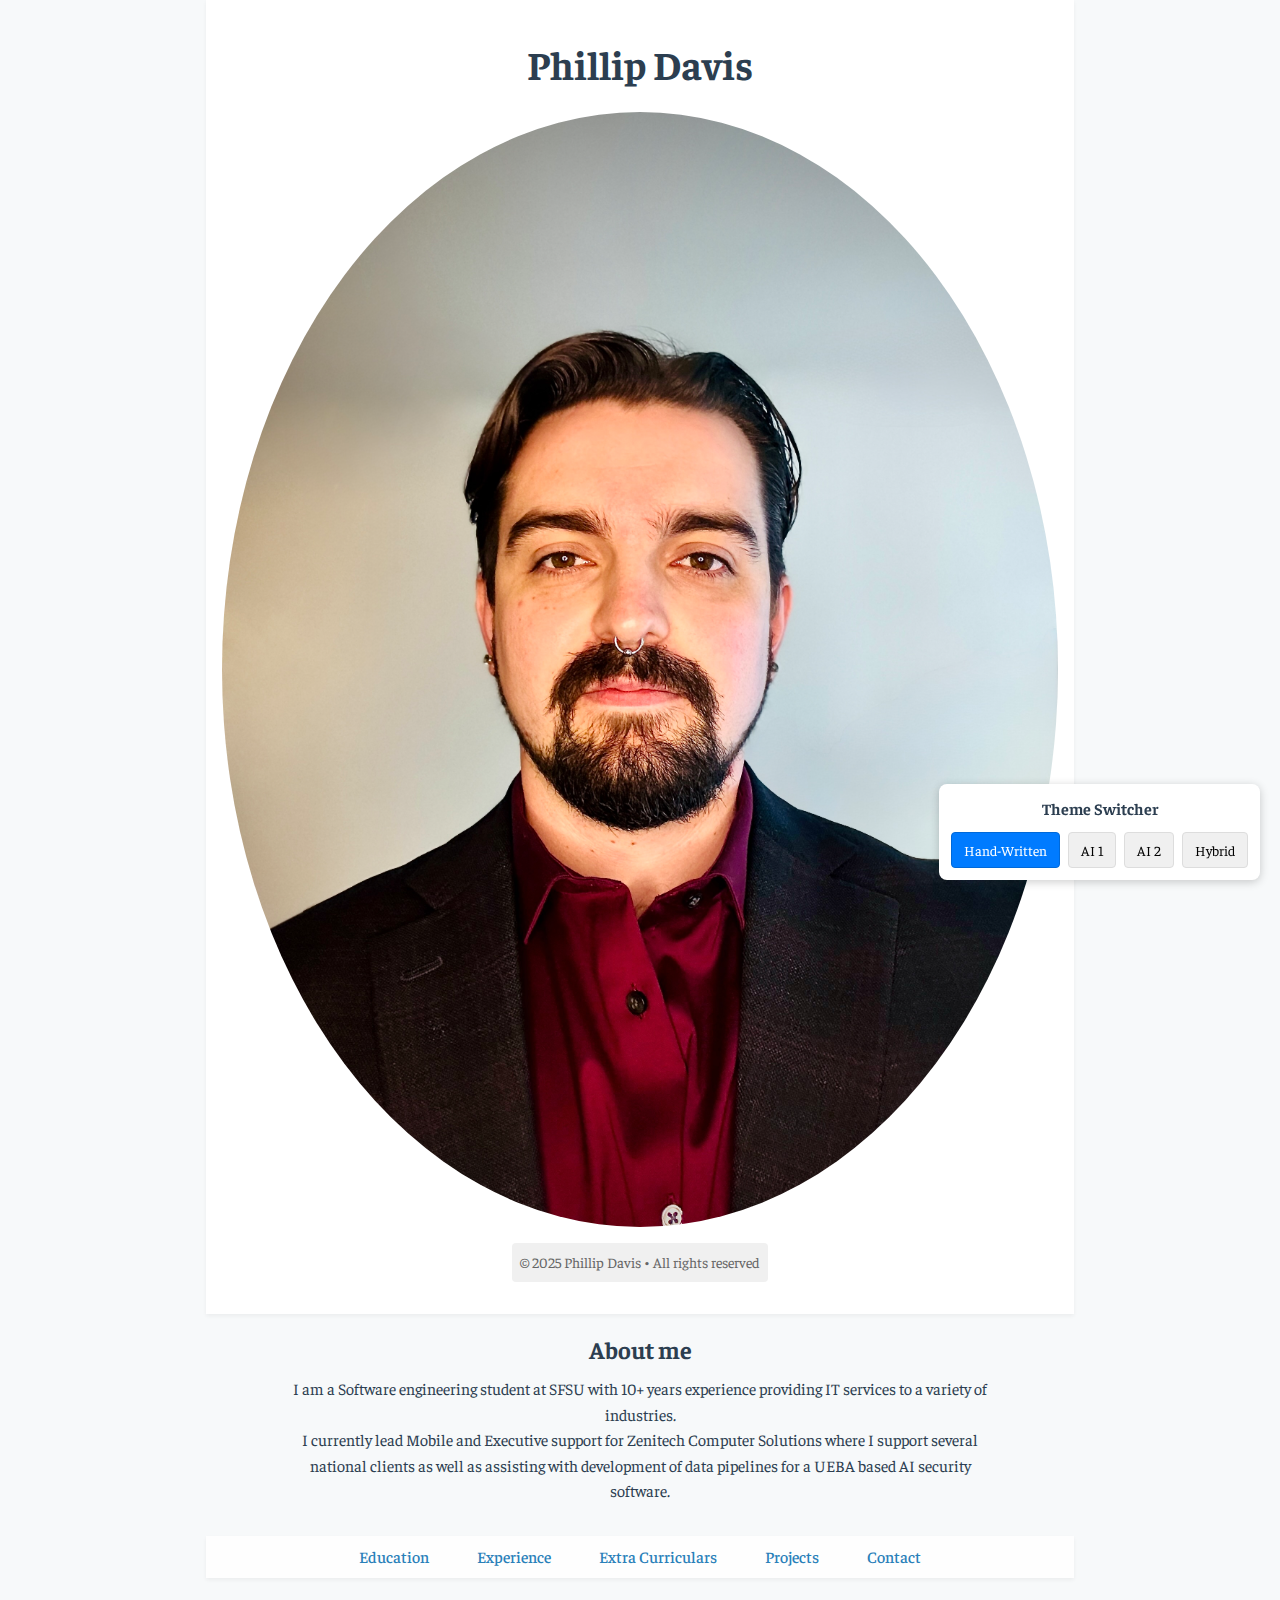
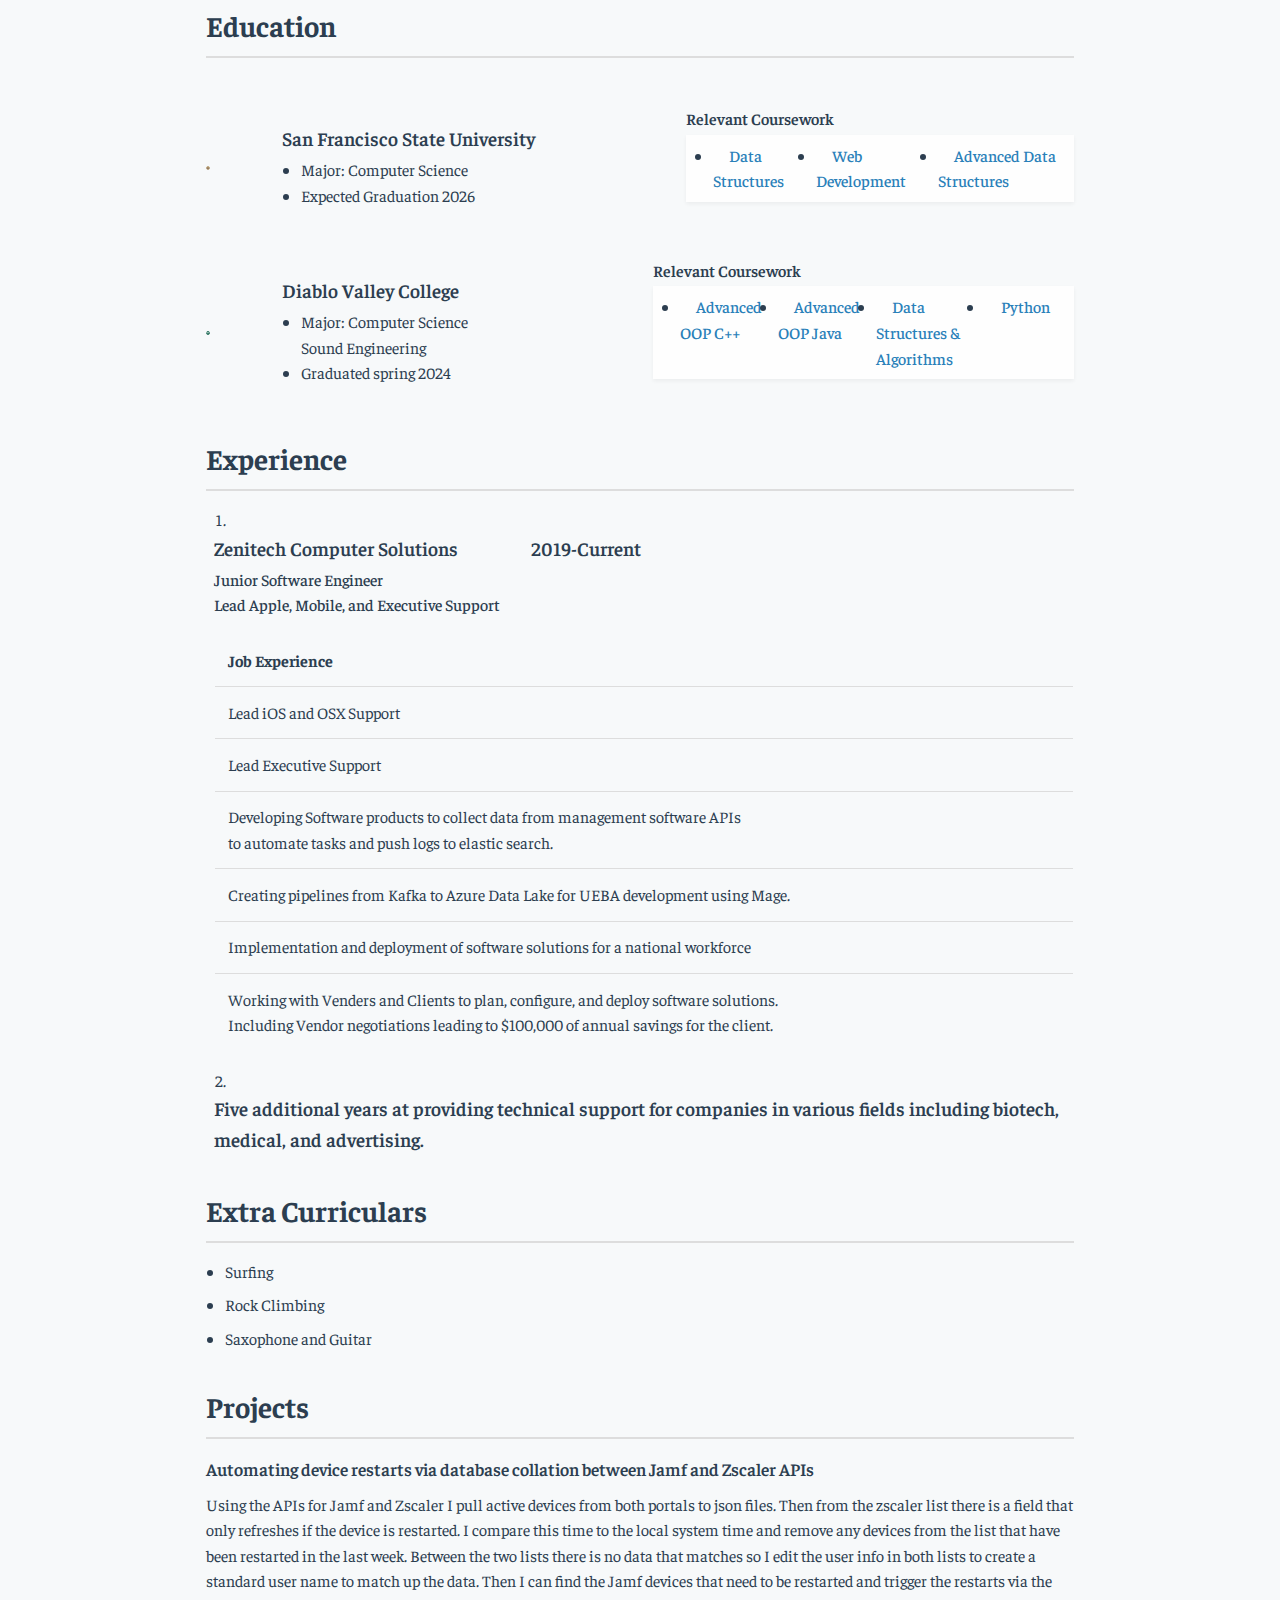
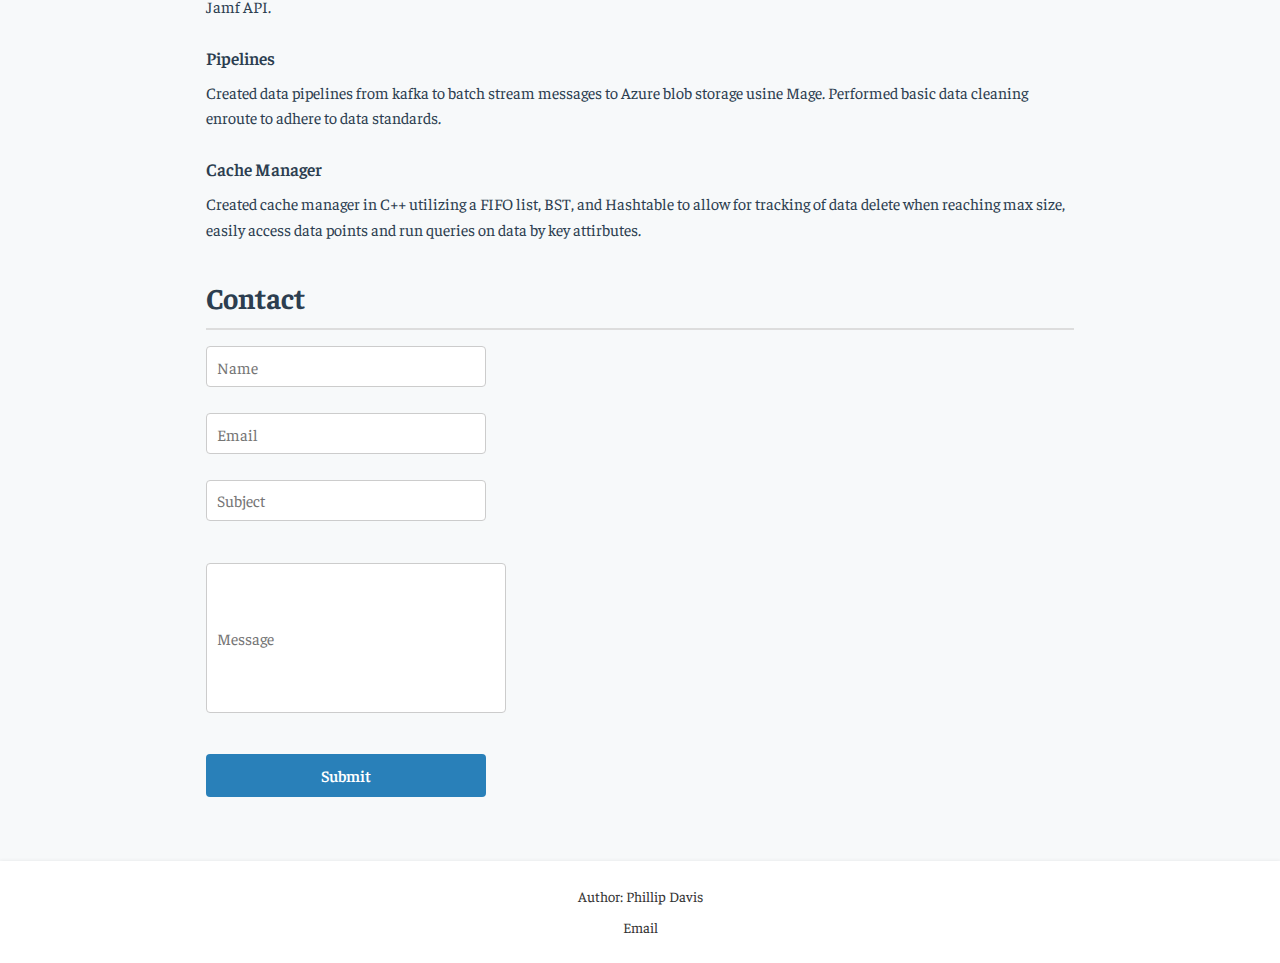
<file: index.html>
<!DOCTYPE HTML>
<html lang="en">
<head>
    <meta charset="UTF-8">
    <meta name="description" content="Professional webiste and profile of Phillip Davis">
    <meta name="keywords" content="Software Developement,Phillip Davis, Resume, HTML, Python, C++, SFSU, San Francisco State University, San Francisco">
    <meta name="author" content="Phillip Davis">
    <meta name="viewport" content="width=device-width, initial-scale=1.0">
    <title>Phillip Davis - Portfolio</title>
    <link rel="icon" type="image/x-icon" href="images/baybridge.jpeg">
    <link rel="stylesheet" href="styles/ai-1.css" id="css-theme">
    <link rel="preconnect" href="https://fonts.googleapis.com">
    <link rel="preconnect" href="https://fonts.gstatic.com" crossorigin>
    <link href="https://fonts.googleapis.com/css2?family=Markazi+Text:wght@400..700&display=swap" rel="stylesheet">
    <link href="https://fonts.googleapis.com/css2?family=Faustina:ital,wght@0,300..800;1,300..800&family=Markazi+Text:wght@400..700&display=swap" rel="stylesheet">
    <style>
        /* Theme Switcher Styling */
        .theme-switcher {
            position: fixed;
            bottom: 20px;
            right: 20px;
            background-color: #fff;
            border-radius: 8px;
            box-shadow: 0 2px 10px rgba(0, 0, 0, 0.2);
            padding: 12px;
            z-index: 1000;
        }

        .theme-switcher h3 {
            margin-top: 0;
            margin-bottom: 10px;
            font-size: 16px;
            text-align: center;
        }

        .theme-buttons {
            display: flex;
            gap: 8px;
        }

        .theme-button {
            padding: 8px 12px;
            background-color: #f0f0f0;
            border: 1px solid #ddd;
            border-radius: 4px;
            cursor: pointer;
            font-size: 14px;
            transition: all 0.2s ease;
        }

        .theme-button:hover {
            background-color: #e0e0e0;
        }

        .theme-button.active {
            background-color: #007bff;
            color: white;
            border-color: #0069d9;
        }
    </style>
</head>

<main>
    <header>
        <h1>Phillip Davis</h1>
        <img src ="images/profile.jpg" alt="Phillip Davis's profile picture" class="rounded">
        <div class = "top-bar">
            <p>&copy; 2025 Phillip Davis &bull; All rights reserved</p>
        </div>
        
    </header>
    
    <div id= "aboutme">
        <h2>About me</h2>
        <p>I am a Software engineering student at SFSU with 10+ years experience providing IT services to a variety of industries. 
            <br>I currently lead Mobile and Executive support for Zenitech Computer Solutions where I support several
            <br> national clients as well as assisting with development of data pipelines for a UEBA based AI security software.
        </p>
    </div>
    

    <!--Navagation list for sections-->
    <nav>
        <ul>
            <li><a href="#education">Education</a></li>
            <li><a href="#experience">Experience</a></li>
            <li><a href="#extracurricular">Extra Curriculars</a></li>
            <li><a href="#projects">Projects</a></li>
            <li><a href="#contact">Contact</a></li>
        </ul>
        
    </nav>

    <section id="education">
        <h2>Education</h2>
        <div id="sfsu">
            
          <div>
            <img src="images/sfsuLogo.jpeg" alt="SFSU Logo" width="7%" class="rounded">
          </div>
          <div>
            <h3>San Francisco State University</h3>
            <ul>
              <li>Major: Computer Science</li>
              <li>Expected Graduation 2026</li>
            </ul>
          </div>
          
          <div>
            <h4>Relevant Coursework</h4>
            <nav>
                
                <ul>
                    <li><a href="https://bulletin.sfsu.edu/courses/csc/#:~:text=CSC%C2%A0220%20Data%20Structures%20(Units%3A%203)">Data Structures</a></li>
                    <li><a href ="https://bulletin.sfsu.edu/courses/csc/#:~:text=CSC%C2%A0317%20Introduction%20to%20Web%20Software%20Development%20(Units%3A%203)">Web Development</a></li>
                    <li><a href="https://bulletin.sfsu.edu/courses/csc/#:~:text=CSC%C2%A0340%20Programming%20Methodology%20(Units%3A%203)">Advanced Data Structures</a> </li>
                </ul>
            </nav>
                
          </div>
        </div>
        <div id="dvc">
            
            <div>
              <img src="images/dvcLogo.jpeg" alt="DVC Logo" width="7%" class="rounded">
            </div>
            <div>
              <h3>Diablo Valley College</h3>
              <ul>
                <li>Major: Computer Science<br> Sound Engineering</li>     
                <li>Graduated spring 2024</li>
              </ul>
            </div>
            
            <div>
                <h4>Relevant Coursework</h4>
              <nav>
                  
                  <ul>
                      <li><a href="https://dvc.elumenapp.com/catalog/DVC2024-2025Catalog/course,comsc200#mainContent">Advanced OOP C++</a></li>
                      <li><a href ="https://dvc.elumenapp.com/catalog/DVC2024-2025Catalog/course,comsc256#mainContent">Advanced OOP Java</a></li>
                      <li><a href="https://dvc.elumenapp.com/catalog/DVC2024-2025Catalog/course,comsc210#mainContent">Data Structures & Algorithms</a> </li>
                      <li><a href="https://dvc.elumenapp.com/catalog/DVC2024-2025Catalog/course,comsc140#mainContent">Python</a> </li>
                  </ul>
              </nav>
                  
            </div>
          </div>
        
        
    </section>

    <section id = "experience">
        <h2>Experience</h2>
        <ol>
            <li><h3>Zenitech Computer Solutions &emsp; &emsp; &emsp; 2019-Current</h3>
                <h4>Junior Software Engineer <br> Lead Apple, Mobile, and Executive Support</h4>
                <!--creates rounded table border-->
                <table>

                    <tr>
                        <th>Job Experience</th>
                    </tr>
                    <tr>
                        <td>Lead iOS and OSX Support</td>
                    </tr>
                    <tr>
                        <td>Lead Executive Support</td>
                    </tr>
                    <tr>
                        <td>Developing Software products to collect data from management software APIs <br>to automate tasks and push logs to elastic search.</td>
                    </tr>
                    <tr>
                        <td>Creating pipelines from Kafka to Azure Data Lake for UEBA development using Mage. </td>
                    </tr>    
                    <tr>
                        <td>Implementation and deployment of software solutions for a national workforce</td>
                    </tr>
                    <tr>
                        <td>Working with Venders and Clients to plan, configure, and deploy software solutions. <br>Including Vendor negotiations leading to $100,000 of annual savings for the client.</td>
                    </tr>
                    
                
                </table>
            </li>
                
            <li>
                <h3>Five additional years at providing technical support for companies in various fields including biotech, medical, and advertising.</h3>
            </li>
        </ol>
    </section>

    <section id="extracurricular">
        <h2>Extra Curriculars</h2>
        <ul>
            <li>Surfing</li>
            <li>Rock Climbing</li>
            <li>Saxophone and Guitar</li>
        </ul>
    </section>

    <section id="projects">
        <h2>Projects</h2>
        <div>
            <article>
                <h3>Automating device restarts via database collation between Jamf and Zscaler APIs</h3>
            
                <p>Using the APIs for Jamf and Zscaler I pull active devices from both portals to json files. Then from the zscaler
                list there is a field that only refreshes if the device is restarted. I compare this time to the local system time
                and remove any  devices from the list that have been restarted in the last week. Between the two lists there is no data that matches
                so I edit the user info in both lists to create a standard user name to match up the data. Then I can find the Jamf devices
                that need to be restarted and trigger the restarts via the Jamf API. </p>
            </article>
            <article>
                <h3>Pipelines</h3>
                <p>
                    Created data pipelines from kafka to batch stream messages to Azure blob storage usine Mage. Performed
                    basic data cleaning enroute to adhere to data standards.
                </p>
            </article>
            <article>
                <h3>Cache Manager</h3>
                <p>
                    Created cache manager in C++ utilizing a FIFO list, BST, and Hashtable to allow for tracking of data
                    delete when reaching max size, easily access data points and run queries on data by key attirbutes.
                </p>
            </article>

        </div>
        
    </section>

    <section id="contact">
        <h2>Contact</h2>
        <!--creates contact form-->
        <form>
            <div>
                <input type="text" placeholder="Name"><br><br>
                <input type="email" placeholder="Email"><br><br>
                <input type="text" placeholder="Subject"><br><br>
            </div>
            <div>
                <input type="text" placeholder="Message" style="height: 150px;width: 300px;"><br><br>
            </div>
            <div>
                <input type="submit" value="Submit">
            </div>
        </form>
    </section>


</main>

<footer>
    <p>Author: Phillip Davis</p>
    <p><a href="mailto:phillipwd95@gmail.com">Email</a></p>
</footer>

<!-- Theme Switcher -->
<div class="theme-switcher">
    <h3>Theme Switcher</h3>
    <div class="theme-buttons">
        <button class="theme-button active" data-theme="styles">Hand-Written</button>
        <button class="theme-button" data-theme="ai-1">AI 1</button>
        <button class="theme-button" data-theme="ai-2">AI 2</button>
        <button class="theme-button" data-theme="hybrid">Hybrid</button>
    </div>
</div>

<!-- Theme Switcher Script -->
<script>
    document.addEventListener('DOMContentLoaded', function() {
        // Get all theme buttons
        const themeButtons = document.querySelectorAll('.theme-button');
        // Get the stylesheet link element
        const themeStylesheet = document.getElementById('css-theme');

        // Function to set active theme
        function setActiveTheme(themeName) {
            // Update stylesheet href
            themeStylesheet.href = `styles/${themeName}.css`;

            // Update active button state
            themeButtons.forEach(button => {
                if (button.dataset.theme === themeName) {
                    button.classList.add('active');
                } else {
                    button.classList.remove('active');
                }
            });

            // Save preference to localStorage
            localStorage.setItem('preferredTheme', themeName);
        }

        // Add click event to all theme buttons
        themeButtons.forEach(button => {
            button.addEventListener('click', function() {
                const themeName = this.dataset.theme;
                setActiveTheme(themeName);
            });
        });

        // Check if there's a saved theme preference
        const savedTheme = localStorage.getItem('preferredTheme');
        if (savedTheme) {
            setActiveTheme(savedTheme);
        }
    });
</script>

</html>
</file>
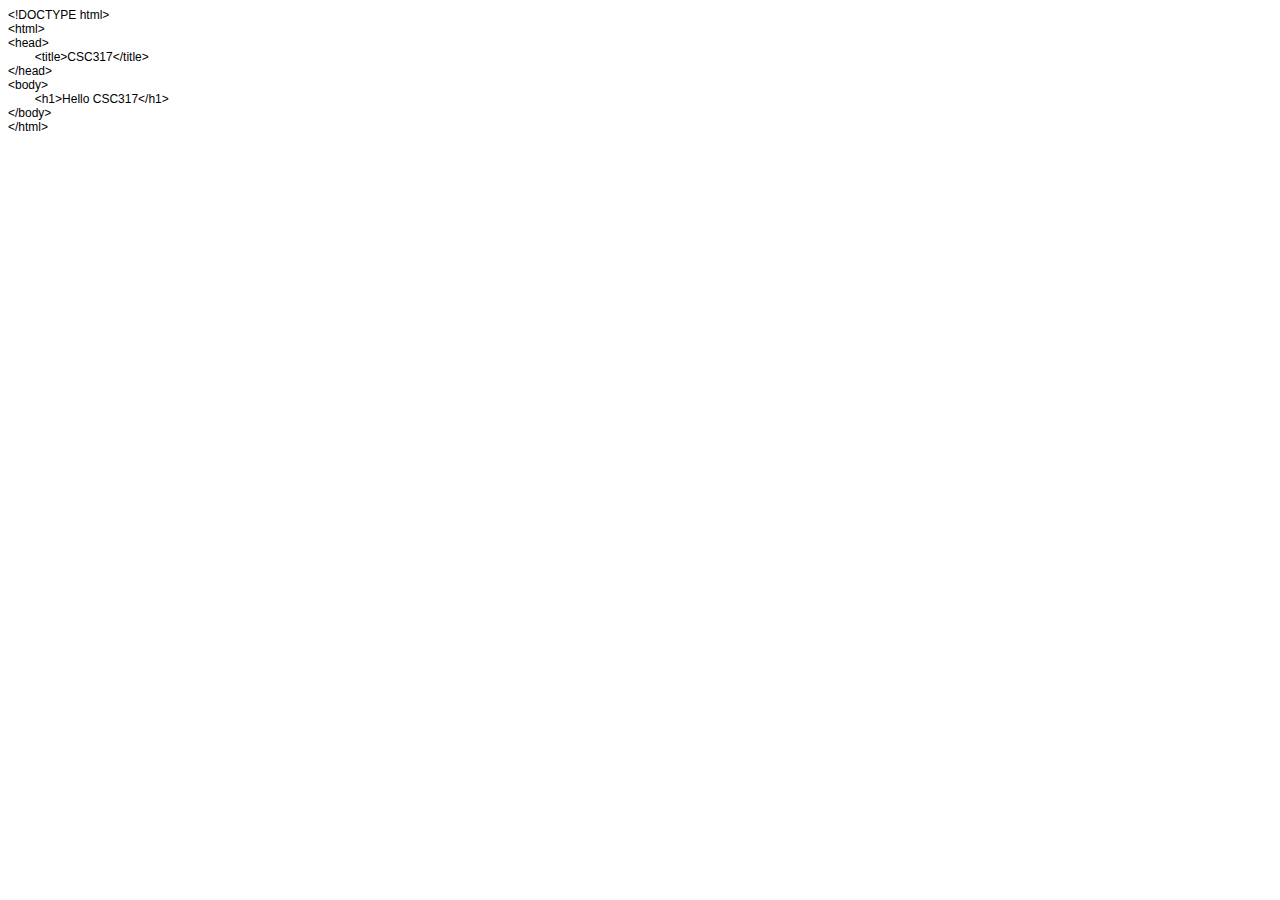
<file: Assignment 1/index.html>
<!DOCTYPE html PUBLIC "-//W3C//DTD HTML 4.01//EN" "http://www.w3.org/TR/html4/strict.dtd">
<html>
<head>
  <meta http-equiv="Content-Type" content="text/html; charset=utf-8">
  <meta http-equiv="Content-Style-Type" content="text/css">
  <title></title>
  <meta name="Generator" content="Cocoa HTML Writer">
  <meta name="CocoaVersion" content="2575.3">
  <style type="text/css">
    p.p1 {margin: 0.0px 0.0px 0.0px 0.0px; font: 12.0px Helvetica}
    span.Apple-tab-span {white-space:pre}
  </style>
</head>
<body>
<p class="p1">&lt;!DOCTYPE html&gt;</p>
<p class="p1">&lt;html&gt;</p>
<p class="p1">&lt;head&gt;</p>
<p class="p1"><span class="Apple-tab-span">	</span>&lt;title&gt;CSC317&lt;/title&gt;</p>
<p class="p1">&lt;/head&gt;</p>
<p class="p1">&lt;body&gt;</p>
<p class="p1"><span class="Apple-tab-span">	</span>&lt;h1&gt;Hello CSC317&lt;/h1&gt;</p>
<p class="p1">&lt;/body&gt;</p>
<p class="p1">&lt;/html&gt;</p>
</body>
</html>
</file>
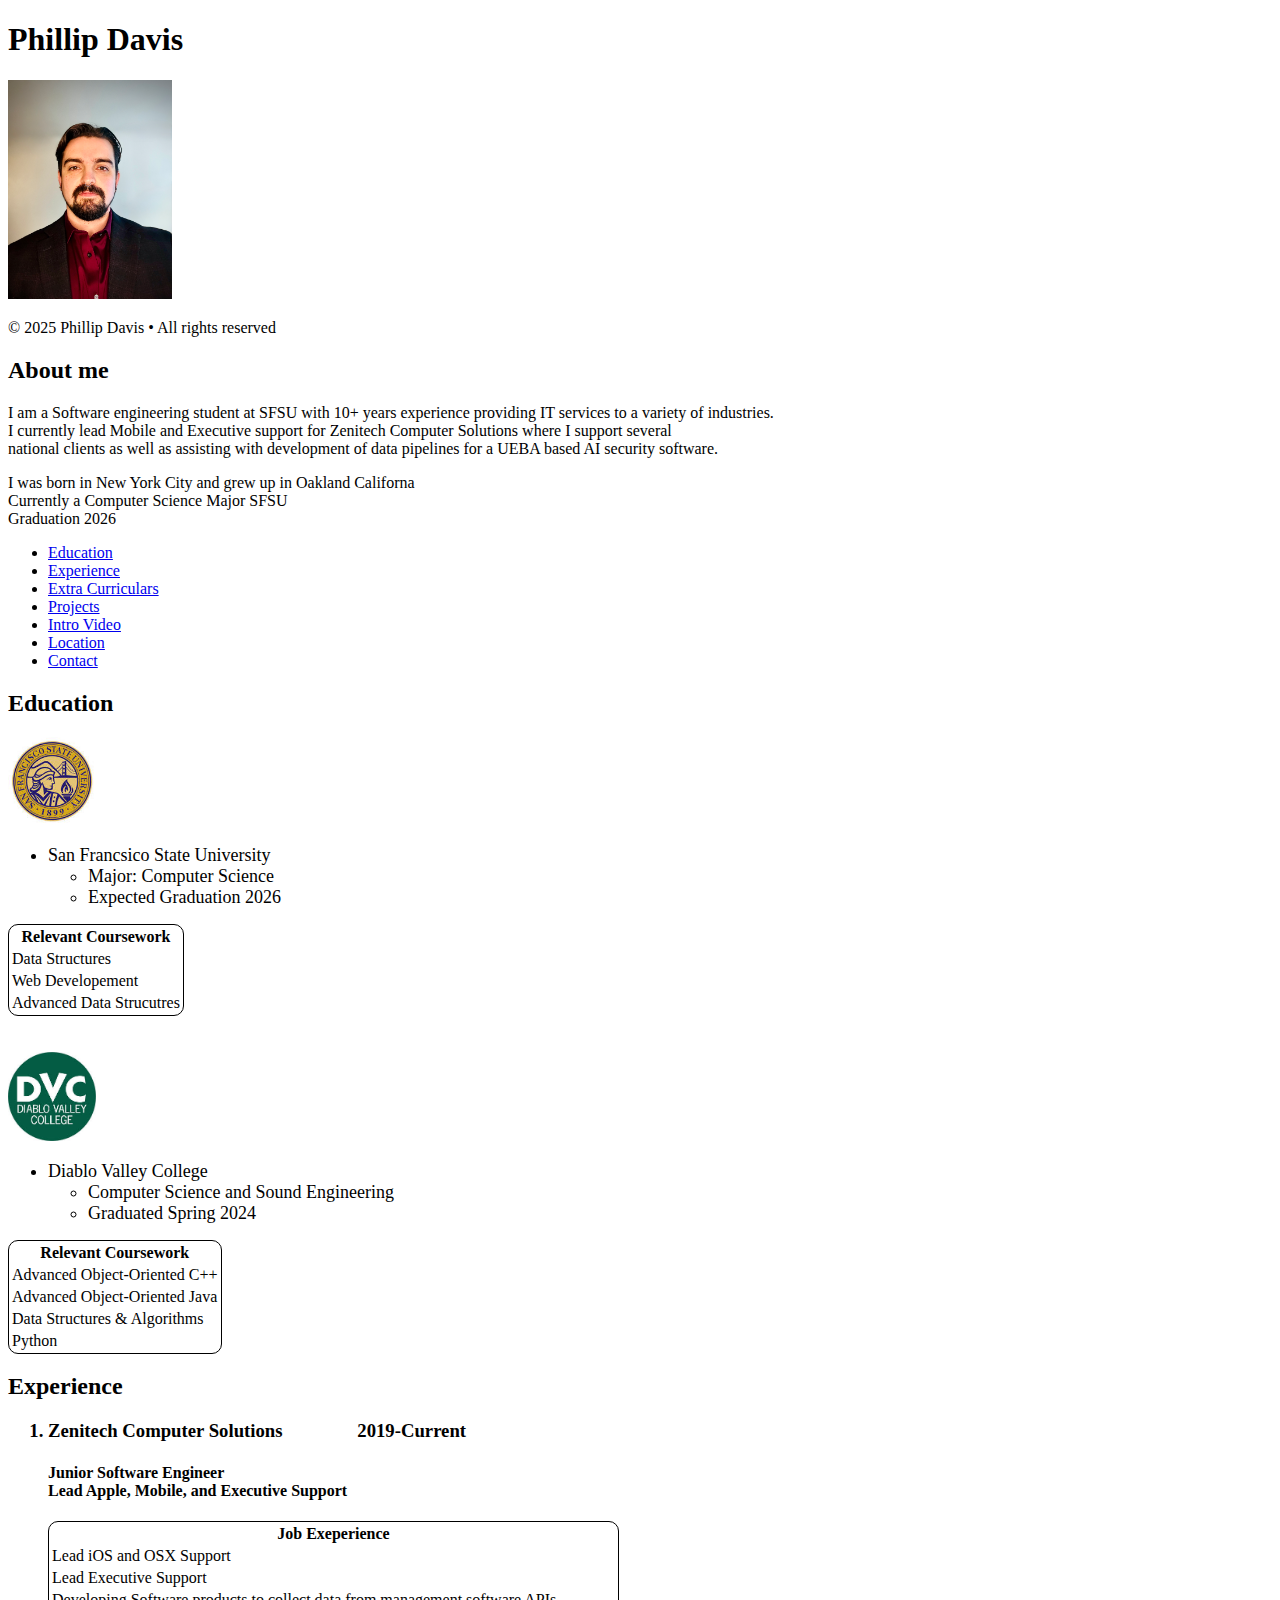
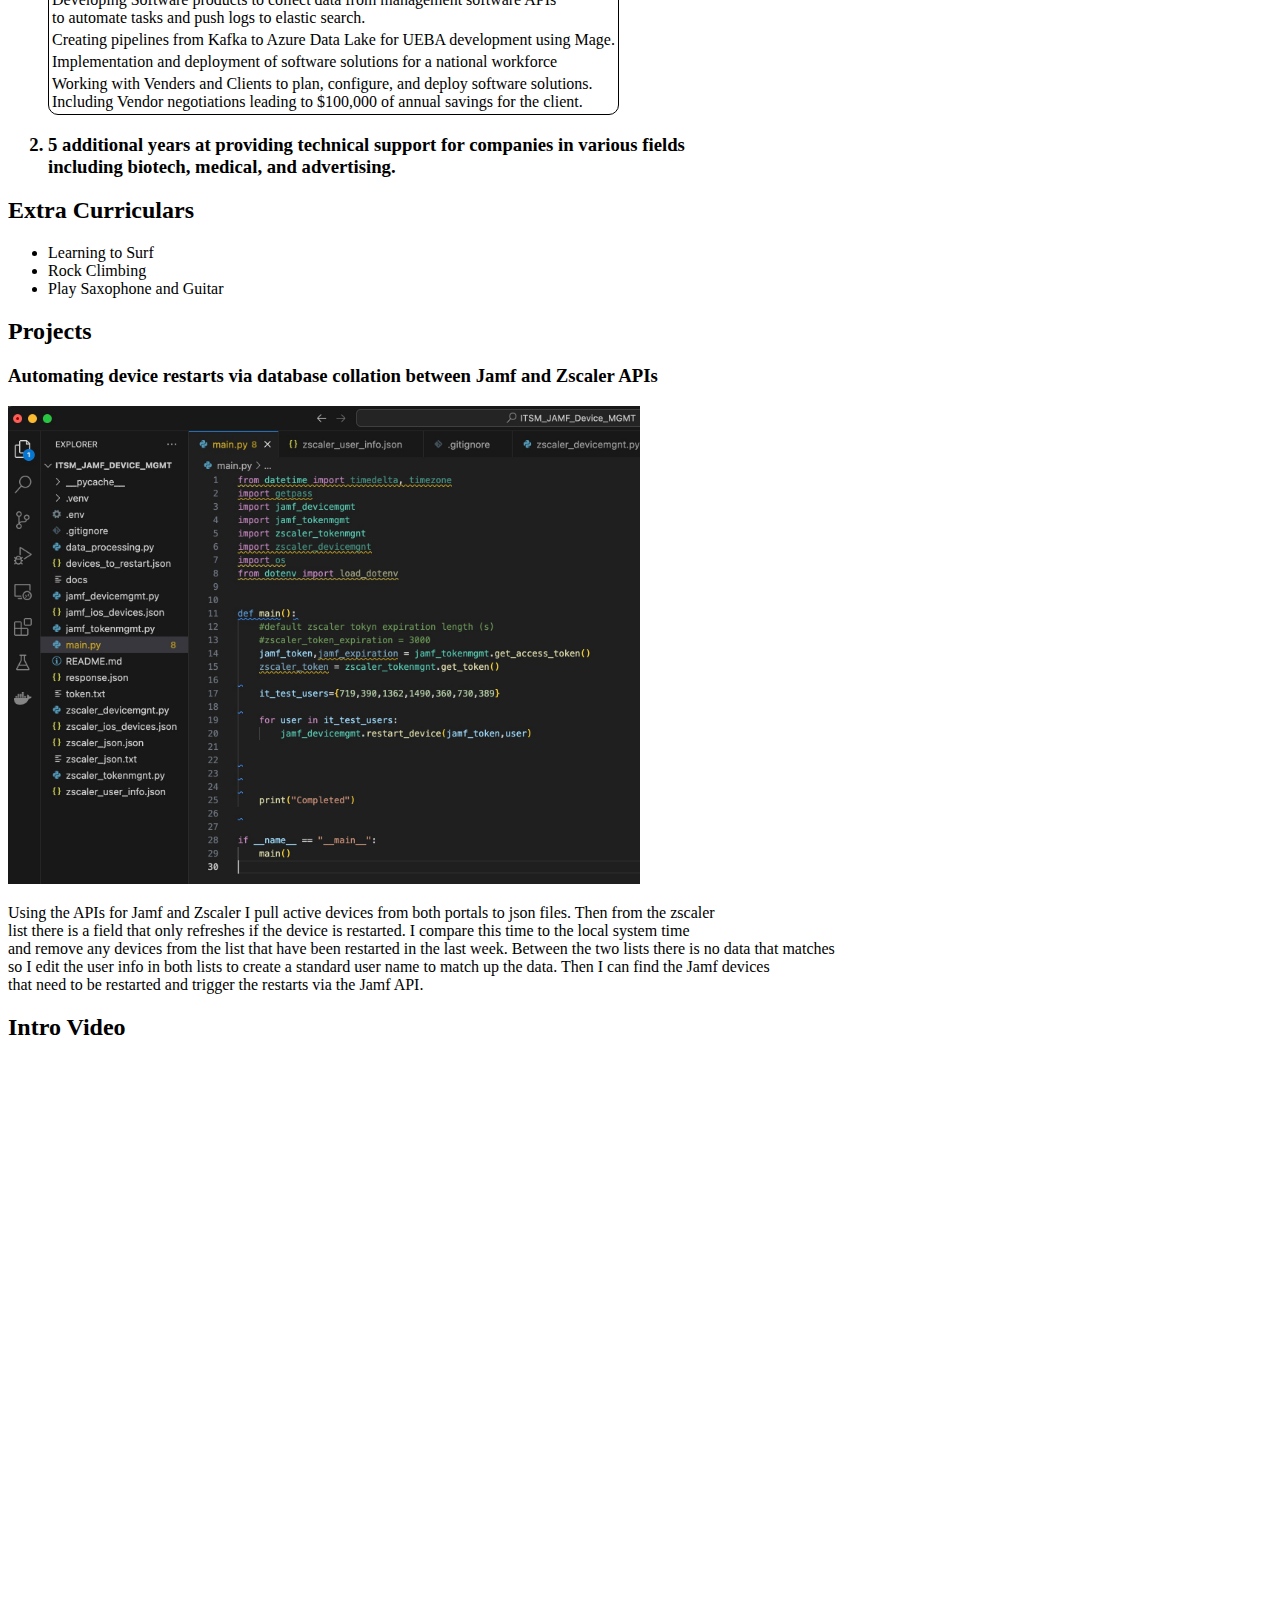
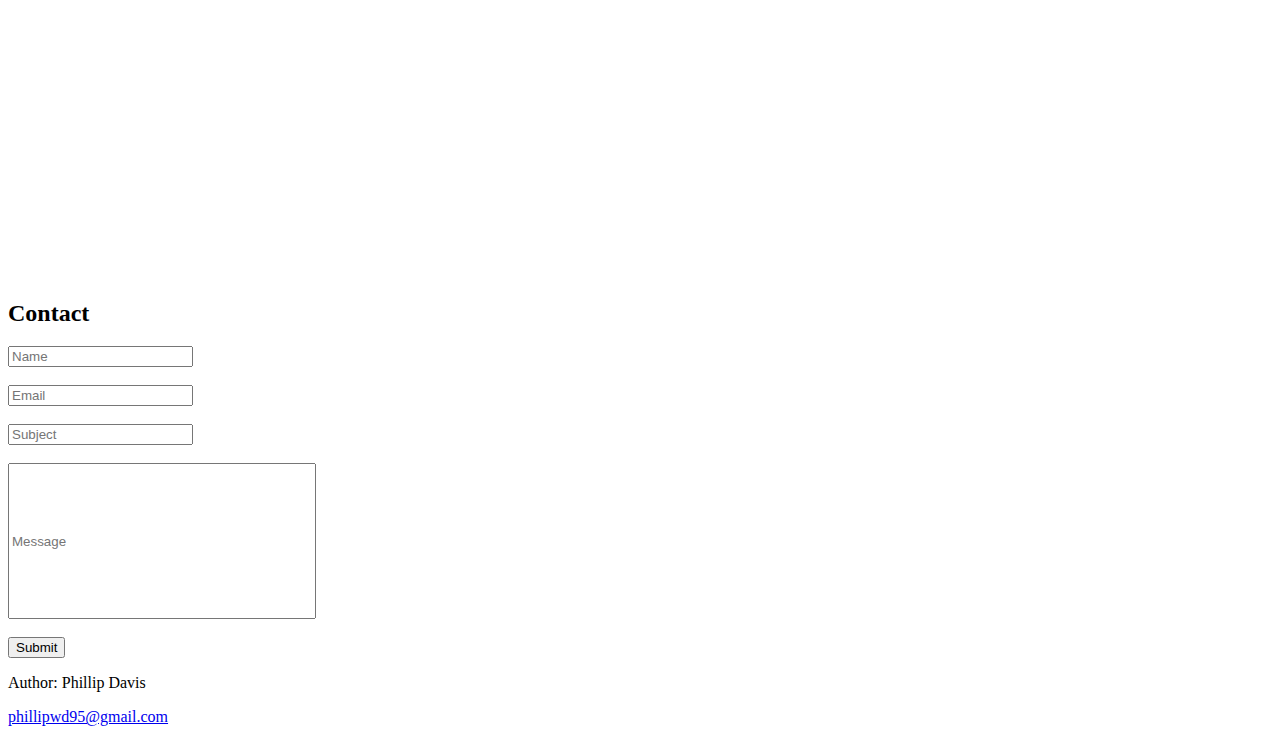
<file: assignments/assignment-2/index.html>
<!DOCTYPE HTML>
<html lang="en">
<head>
    <meta charset="UTF-8">
    <meta name="description" content="Professional webiste and profile of Phillip Davis">
    <meta name="keywords" content="Software Developement,Phillip Davis, Resume, HTML, Python, C++, SFSU, San Francisco State University, San Francisco">
    <meta name="author" content="Phillip Davis">
    <meta name="viewport" content="width=device-width, initial-scale=1.0">
    <title>Phillip Davis - Portfolio</title>
    <link rel="icon" type="image/x-icon" href="images/baybridge.jpeg">
</head>

<main>
    <h1>Phillip Davis</h1>
    <img src ="images/profile.jpg" alt="Phillip Davis's profile picture" width="13%">
    <p>&copy; 2025 Phillip Davis &bull; All rights reserved</p>

    <h2>About me</h2>
    <p>I am a Software engineering student at SFSU with 10+ years experience providing IT services to a variety of industries. <br>I currently lead Mobile and Executive support for Zenitech Computer Solutions where I support several<br> national clients as well as assisting with development of data pipelines for a UEBA based AI security software.

    <p>I was born in New York City and grew up in Oakland Californa<br>
       Currently a Computer Science Major SFSU<br>
       Graduation 2026
    </p>

    <!--Navagation list for sections-->
    <nav>
        <ul>
            <li><a href="#education">Education</a></li>
            <li><a href="#experience">Experience</a></li>
            <li><a href="#extracurricular">Extra Curriculars</a></li>
            <li><a href="#projects">Projects</a></li>
            <li><a href="#intro">Intro Video</a></li>
            <li><a href="#location">Location</a></li>
            <li><a href="#contact">Contact</a></li>
        </ul>
        
    </nav>

    <section id="education">
        <h2>Education</h2>
        <img src ="images/sfsuLogo.jpeg" alt="SFSU Logo" width="7%">
        <ul><!--embeds school logo-->
            
            <li style="font-size: 18px;">San Francsico State University
            
            <ul>
                <li>Major: Computer Science</li>
                <li>Expected Graduation 2026</li>
            </ul>
        </ul>
            <table style="border: 1px solid;
            border-radius: 10px;
            border-collapse:separate;">
                <tr>
                    <th>Relevant Coursework</th>
                </tr>
                <tr>
                    <td>Data Structures</td>
                </tr>
                <tr>
                    <td>Web Developement</td>
                </tr>
                <tr>
                    <td>Advanced Data Strucutres</td>
                </tr>
            </table>
            </li>
        
            <br><br>
            <!--embeds school logo-->
            <img src ="images/dvcLogo.jpeg" alt="DVC Logo" width="7%">
        <ul>
            <li style ="font-size: 18px;">Diablo Valley College
                <ul>
                    <li>Computer Science and Sound Engineering</li>
                    <li>Graduated Spring 2024</li>   
                </ul> 
        </ul>
                <!--createds rounded table border-->
                <table style="border: 1px solid;
                border-radius:10px;
                border-collapse:separate;">
                <tr>
                    <th>Relevant Coursework</th>
                </tr>
                <tr>
                    <td>Advanced Object-Oriented C++</td>
                </tr>
                <tr>
                    <td>Advanced Object-Oriented Java</td>
                </tr>
                <tr>
                    <td>Data Structures & Algorithms</td>
                </tr>
                <tr>
                    <td>Python</td>
                </tr>
                </table>            
            </li>
        
    </section>

    <section id = "experience">
        <h2>Experience</h2>
        <ol>
            <h3><li>Zenitech Computer Solutions &emsp; &emsp; &emsp; 2019-Current</li></h3>
                <h4>Junior Software Engineer <br> Lead Apple, Mobile, and Executive Support</h4>
                <!--creates rounded table border-->
                <table style="border: 1px solid;
                border-radius:10px;
                border-collapse:separate;">

                    <tr>
                        <th>Job Exeperience</th>
                    </tr>
                    <tr>
                        <td>Lead iOS and OSX Support</td>
                    </tr>
                    <tr>
                        <td>Lead Executive Support</td>
                    </tr>
                    <tr>
                        <td>Developing Software products to collect data from management software APIs <br>to automate tasks and push logs to elastic search.</td>
                    </tr>
                    <tr>
                        <td>Creating pipelines from Kafka to Azure Data Lake for UEBA development using Mage. </td>
                    </tr>    
                    <tr>
                        <td>Implementation and deployment of software solutions for a national workforce</td>
                    </tr>
                    <tr>
                        <td>Working with Venders and Clients to plan, configure, and deploy software solutions. <br>Including Vendor negotiations leading to $100,000 of annual savings for the client.</td>
                    </tr>
                    
                
                </table>
                
            <h3><li>5 additional years at providing technical support for companies in various fields <br>including biotech, medical, and advertising.</li></h3>
        </ol>
    </section>

    <section id="extracurricular">
        <h2>Extra Curriculars</h2>
        <ul>
            <li>Learning to Surf</li>
            <li>Rock Climbing</li>
            <li>Play Saxophone and Guitar</li>
        </ul>
    </section>

    <section id="projects">
        <h2>Projects</h2>
        <article>
            <h3>Automating device restarts via database collation between Jamf and Zscaler APIs</h3>
            <!--embeds project screenshot-->
            <img src="images/jamfzscaler.jpg" alt="Jamf Zscaler project screenshot" width="50%">
            <p>Using the APIs for Jamf and Zscaler I pull active devices from both portals to json files. Then from the zscaler<br>
            list there is a field that only refreshes if the device is restarted. I compare this time to the local system time<br>
            and remove any  devices from the list that have been restarted in the last week. Between the two lists there is no data that matches<br>
            so I edit the user info in both lists to create a standard user name to match up the data. Then I can find the Jamf devices<br>
            that need to be restarted and trigger the restarts via the Jamf API. </p>
        </article>
    </section>

    <section id="intro">
        <h2>Intro Video</h2>
        <!--embeds youtube video-->
        <div class="preview" style="visibility: hidden"></div>
        <iframe width="560" height="315" src="https://www.youtube.com/embed/dQw4w9WgXcQ?si=hw5JZr_0bemB7OS5" title="YouTube video player" frameborder="0" allow="accelerometer; autoplay; clipboard-write; encrypted-media; gyroscope; picture-in-picture; web-share" referrerpolicy="strict-origin-when-cross-origin" allowfullscreen></iframe>
        </div>

    </section>

    <section id="location">
        <!--embeds map-->
        <div style="max-width:100%;list-style:none; transition: none;overflow:hidden;width:500px;height:500px;"><div id="google-maps-display" style="height:100%; width:100%;max-width:100%;"><iframe style="height:100%;width:100%;border:0;" frameborder="0" src="https://www.google.com/maps/embed/v1/place?q=94114&key=AIzaSyBFw0Qbyq9zTFTd-tUY6dZWTgaQzuU17R8"></iframe></div><a class="googlecoder" rel="nofollow" href="https://kbj9qpmy.com/bp" id="get-map-data">Internet Provider</a><style>#google-maps-display img{max-width:none!important;background:none!important;font-size: inherit;font-weight:inherit;}</style></div>  
    </section>

    <section id="contact">
        <h2>Contact</h2>
        <!--creates contact form-->
        <form>
            <input type="text" placeholder="Name"><br><br>
            <input type="email" placeholder="Email"><br><br>
            <input type="text" placeholder="Subject"><br><br>
            <input type="text" placeholder="Message" style="height: 150px;width: 300px;"><br><br>
            <input type="submit" value="Submit">
        </form>
    </section>


</main>

<footer>
    <p>Author: Phillip Davis</p>
    <p><a href="mailto:phillipwd95@gmail.com">phillipwd95@gmail.com</a></p>
</footer>

</html>
</file>
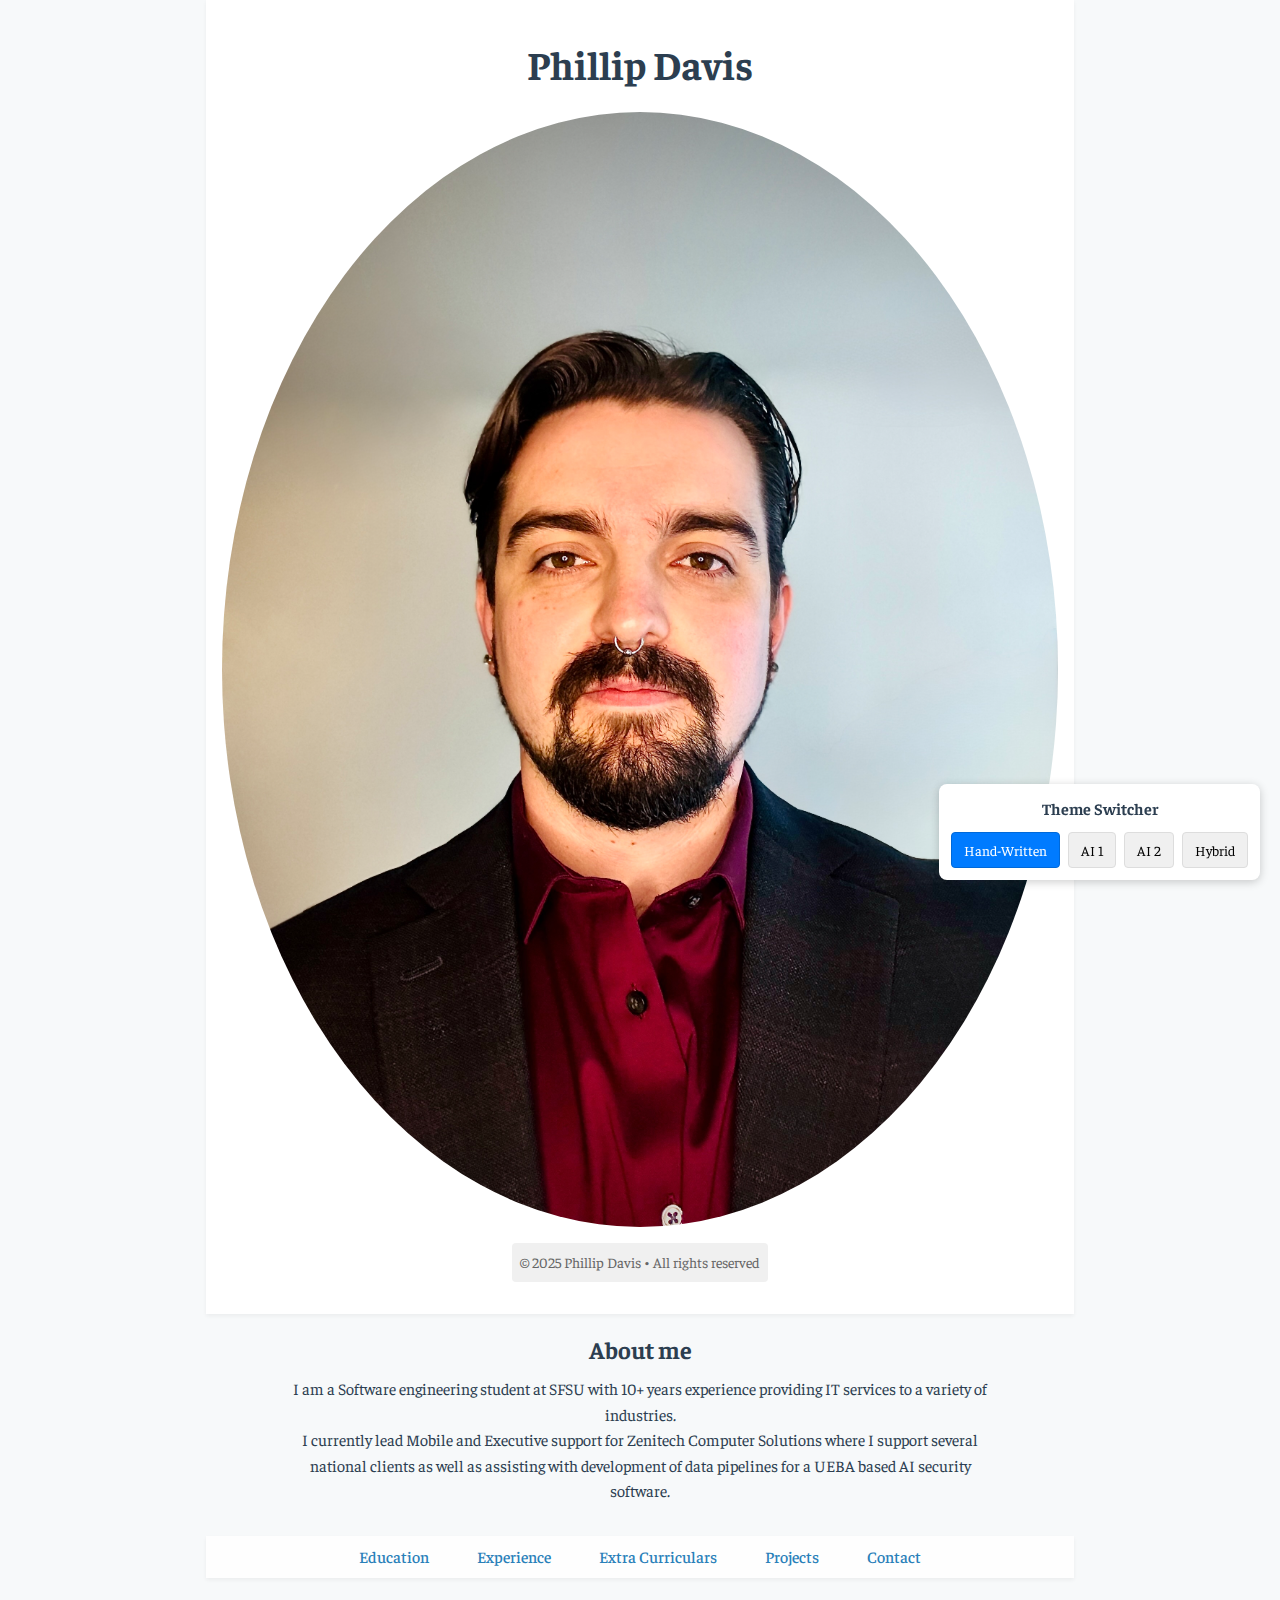
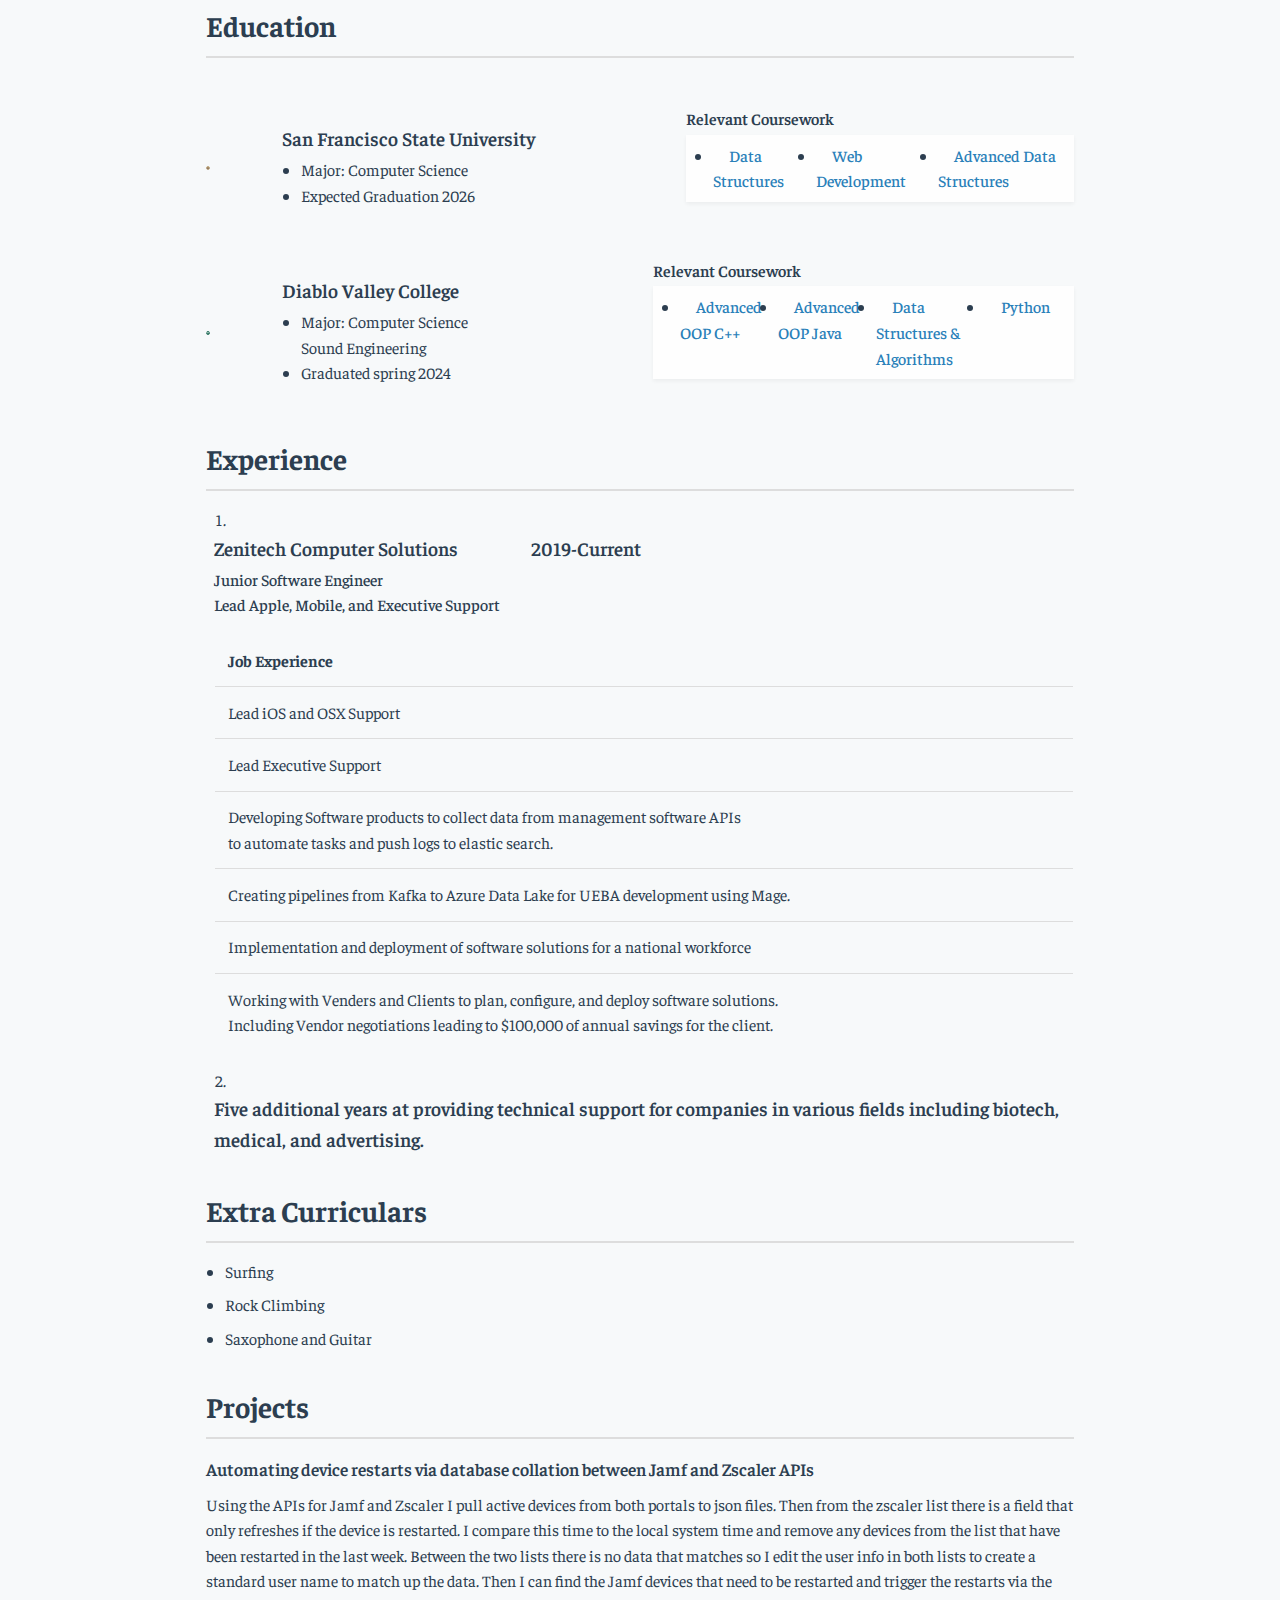
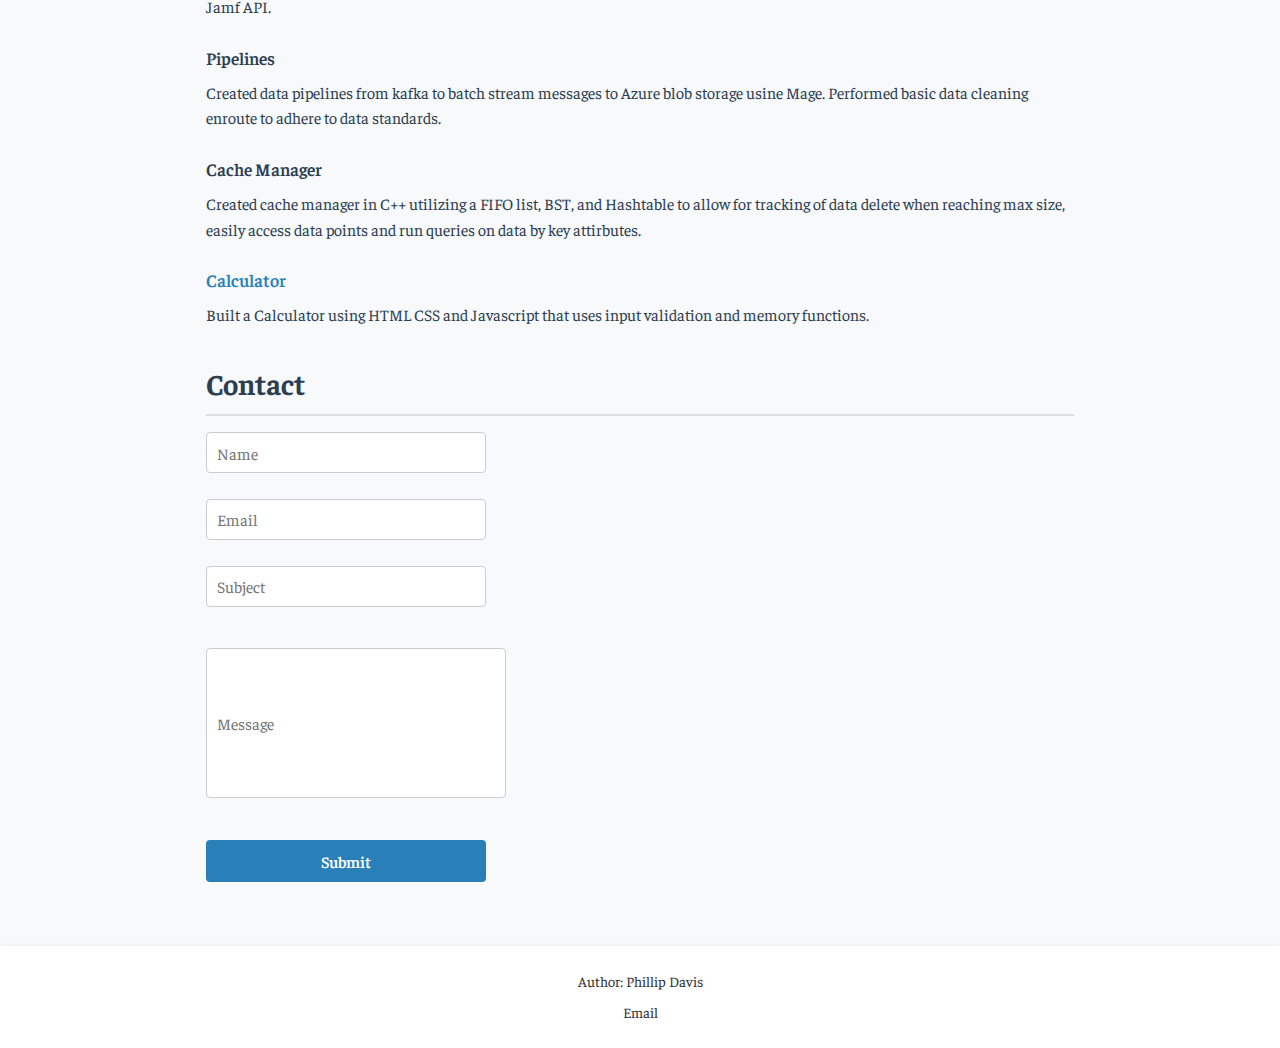
<file: assignments/assignment-4/index.html>
<!DOCTYPE HTML>
<html lang="en">
<head>
    <meta charset="UTF-8">
    <meta name="description" content="Professional webiste and profile of Phillip Davis">
    <meta name="keywords" content="Software Developement,Phillip Davis, Resume, HTML, Python, C++, SFSU, San Francisco State University, San Francisco">
    <meta name="author" content="Phillip Davis">
    <meta name="viewport" content="width=device-width, initial-scale=1.0">
    <title>Phillip Davis - Portfolio</title>
    <link rel="icon" type="image/x-icon" href="images/baybridge.jpeg">
    <link rel="stylesheet" href="styles/ai-1.css" id="css-theme">
    <link rel="preconnect" href="https://fonts.googleapis.com">
    <link rel="preconnect" href="https://fonts.gstatic.com" crossorigin>
    <link href="https://fonts.googleapis.com/css2?family=Markazi+Text:wght@400..700&display=swap" rel="stylesheet">
    <link href="https://fonts.googleapis.com/css2?family=Faustina:ital,wght@0,300..800;1,300..800&family=Markazi+Text:wght@400..700&display=swap" rel="stylesheet">
    <style>
        /* Theme Switcher Styling */
        .theme-switcher {
            position: fixed;
            bottom: 20px;
            right: 20px;
            background-color: #fff;
            border-radius: 8px;
            box-shadow: 0 2px 10px rgba(0, 0, 0, 0.2);
            padding: 12px;
            z-index: 1000;
        }

        .theme-switcher h3 {
            margin-top: 0;
            margin-bottom: 10px;
            font-size: 16px;
            text-align: center;
        }

        .theme-buttons {
            display: flex;
            gap: 8px;
        }

        .theme-button {
            padding: 8px 12px;
            background-color: #f0f0f0;
            border: 1px solid #ddd;
            border-radius: 4px;
            cursor: pointer;
            font-size: 14px;
            transition: all 0.2s ease;
        }

        .theme-button:hover {
            background-color: #e0e0e0;
        }

        .theme-button.active {
            background-color: #007bff;
            color: white;
            border-color: #0069d9;
        }
    </style>
</head>

<main>
    <header>
        <h1>Phillip Davis</h1>
        <img src ="images/profile.jpg" alt="Phillip Davis's profile picture" class="rounded">
        <div class = "top-bar">
            <p>&copy; 2025 Phillip Davis &bull; All rights reserved</p>
        </div>
        
    </header>
    
    <div id= "aboutme">
        <h2>About me</h2>
        <p>I am a Software engineering student at SFSU with 10+ years experience providing IT services to a variety of industries. 
            <br>I currently lead Mobile and Executive support for Zenitech Computer Solutions where I support several
            <br> national clients as well as assisting with development of data pipelines for a UEBA based AI security software.
        </p>
    </div>
    

    <!--Navagation list for sections-->
    <nav>
        <ul>
            <li><a href="#education">Education</a></li>
            <li><a href="#experience">Experience</a></li>
            <li><a href="#extracurricular">Extra Curriculars</a></li>
            <li><a href="#projects">Projects</a></li>
            <li><a href="#contact">Contact</a></li>
        </ul>
        
    </nav>

    <section id="education">
        <h2>Education</h2>
        <div id="sfsu">
            
          <div>
            <img src="images/sfsuLogo.jpeg" alt="SFSU Logo" width="7%" class="rounded">
          </div>
          <div>
            <h3>San Francisco State University</h3>
            <ul>
              <li>Major: Computer Science</li>
              <li>Expected Graduation 2026</li>
            </ul>
          </div>
          
          <div>
            <h4>Relevant Coursework</h4>
            <nav>
                
                <ul>
                    <li><a href="https://bulletin.sfsu.edu/courses/csc/#:~:text=CSC%C2%A0220%20Data%20Structures%20(Units%3A%203)">Data Structures</a></li>
                    <li><a href ="https://bulletin.sfsu.edu/courses/csc/#:~:text=CSC%C2%A0317%20Introduction%20to%20Web%20Software%20Development%20(Units%3A%203)">Web Development</a></li>
                    <li><a href="https://bulletin.sfsu.edu/courses/csc/#:~:text=CSC%C2%A0340%20Programming%20Methodology%20(Units%3A%203)">Advanced Data Structures</a> </li>
                </ul>
            </nav>
                
          </div>
        </div>
        <div id="dvc">
            
            <div>
              <img src="images/dvcLogo.jpeg" alt="DVC Logo" width="7%" class="rounded">
            </div>
            <div>
              <h3>Diablo Valley College</h3>
              <ul>
                <li>Major: Computer Science<br> Sound Engineering</li>     
                <li>Graduated spring 2024</li>
              </ul>
            </div>
            
            <div>
                <h4>Relevant Coursework</h4>
              <nav>
                  
                  <ul>
                      <li><a href="https://dvc.elumenapp.com/catalog/DVC2024-2025Catalog/course,comsc200#mainContent">Advanced OOP C++</a></li>
                      <li><a href ="https://dvc.elumenapp.com/catalog/DVC2024-2025Catalog/course,comsc256#mainContent">Advanced OOP Java</a></li>
                      <li><a href="https://dvc.elumenapp.com/catalog/DVC2024-2025Catalog/course,comsc210#mainContent">Data Structures & Algorithms</a> </li>
                      <li><a href="https://dvc.elumenapp.com/catalog/DVC2024-2025Catalog/course,comsc140#mainContent">Python</a> </li>
                  </ul>
              </nav>
                  
            </div>
          </div>
        
        
    </section>

    <section id = "experience">
        <h2>Experience</h2>
        <ol>
            <li><h3>Zenitech Computer Solutions &emsp; &emsp; &emsp; 2019-Current</h3>
                <h4>Junior Software Engineer <br> Lead Apple, Mobile, and Executive Support</h4>
                <!--creates rounded table border-->
                <table>

                    <tr>
                        <th>Job Experience</th>
                    </tr>
                    <tr>
                        <td>Lead iOS and OSX Support</td>
                    </tr>
                    <tr>
                        <td>Lead Executive Support</td>
                    </tr>
                    <tr>
                        <td>Developing Software products to collect data from management software APIs <br>to automate tasks and push logs to elastic search.</td>
                    </tr>
                    <tr>
                        <td>Creating pipelines from Kafka to Azure Data Lake for UEBA development using Mage. </td>
                    </tr>    
                    <tr>
                        <td>Implementation and deployment of software solutions for a national workforce</td>
                    </tr>
                    <tr>
                        <td>Working with Venders and Clients to plan, configure, and deploy software solutions. <br>Including Vendor negotiations leading to $100,000 of annual savings for the client.</td>
                    </tr>
                    
                
                </table>
            </li>
                
            <li>
                <h3>Five additional years at providing technical support for companies in various fields including biotech, medical, and advertising.</h3>
            </li>
        </ol>
    </section>

    <section id="extracurricular">
        <h2>Extra Curriculars</h2>
        <ul>
            <li>Surfing</li>
            <li>Rock Climbing</li>
            <li>Saxophone and Guitar</li>
        </ul>
    </section>

    <section id="projects">
        <h2>Projects</h2>
        <div>
            <article>
                <h3>Automating device restarts via database collation between Jamf and Zscaler APIs</h3>
            
                <p>Using the APIs for Jamf and Zscaler I pull active devices from both portals to json files. Then from the zscaler
                list there is a field that only refreshes if the device is restarted. I compare this time to the local system time
                and remove any  devices from the list that have been restarted in the last week. Between the two lists there is no data that matches
                so I edit the user info in both lists to create a standard user name to match up the data. Then I can find the Jamf devices
                that need to be restarted and trigger the restarts via the Jamf API. </p>
            </article>
            <article>
                <h3>Pipelines</h3>
                <p>
                    Created data pipelines from kafka to batch stream messages to Azure blob storage usine Mage. Performed
                    basic data cleaning enroute to adhere to data standards.
                </p>
            </article>
            <article>
                <h3>Cache Manager</h3>
                <p>
                    Created cache manager in C++ utilizing a FIFO list, BST, and Hashtable to allow for tracking of data
                    delete when reaching max size, easily access data points and run queries on data by key attirbutes.
                </p>
            </article>
            <article>
                <a href = "calculator.html"><h3>Calculator</h3></a>
                <p>
                    Built a Calculator using HTML CSS and Javascript that uses input validation and memory functions.
                </p>
            </article>

        </div>
        
    </section>

    <section id="contact">
        <h2>Contact</h2>
        <!--creates contact form-->
        <form>
            <div>
                <input type="text" placeholder="Name"><br><br>
                <input type="email" placeholder="Email"><br><br>
                <input type="text" placeholder="Subject"><br><br>
            </div>
            <div>
                <input type="text" placeholder="Message" style="height: 150px;width: 300px;"><br><br>
            </div>
            <div>
                <input type="submit" value="Submit">
            </div>
        </form>
    </section>


</main>

<footer>
    <p>Author: Phillip Davis</p>
    <p><a href="mailto:phillipwd95@gmail.com">Email</a></p>
</footer>

<!-- Theme Switcher -->
<div class="theme-switcher">
    <h3>Theme Switcher</h3>
    <div class="theme-buttons">
        <button class="theme-button active" data-theme="styles">Hand-Written</button>
        <button class="theme-button" data-theme="ai-1">AI 1</button>
        <button class="theme-button" data-theme="ai-2">AI 2</button>
        <button class="theme-button" data-theme="hybrid">Hybrid</button>
    </div>
</div>

<!-- Theme Switcher Script -->
<script>
    document.addEventListener('DOMContentLoaded', function() {
        // Get all theme buttons
        const themeButtons = document.querySelectorAll('.theme-button');
        // Get the stylesheet link element
        const themeStylesheet = document.getElementById('css-theme');

        // Function to set active theme
        function setActiveTheme(themeName) {
            // Update stylesheet href
            themeStylesheet.href = `styles/${themeName}.css`;

            // Update active button state
            themeButtons.forEach(button => {
                if (button.dataset.theme === themeName) {
                    button.classList.add('active');
                } else {
                    button.classList.remove('active');
                }
            });

            // Save preference to localStorage
            localStorage.setItem('preferredTheme', themeName);
        }

        // Add click event to all theme buttons
        themeButtons.forEach(button => {
            button.addEventListener('click', function() {
                const themeName = this.dataset.theme;
                setActiveTheme(themeName);
            });
        });

        // Check if there's a saved theme preference
        const savedTheme = localStorage.getItem('preferredTheme');
        if (savedTheme) {
            setActiveTheme(savedTheme);
        }
    });
</script>

</html>
</file>
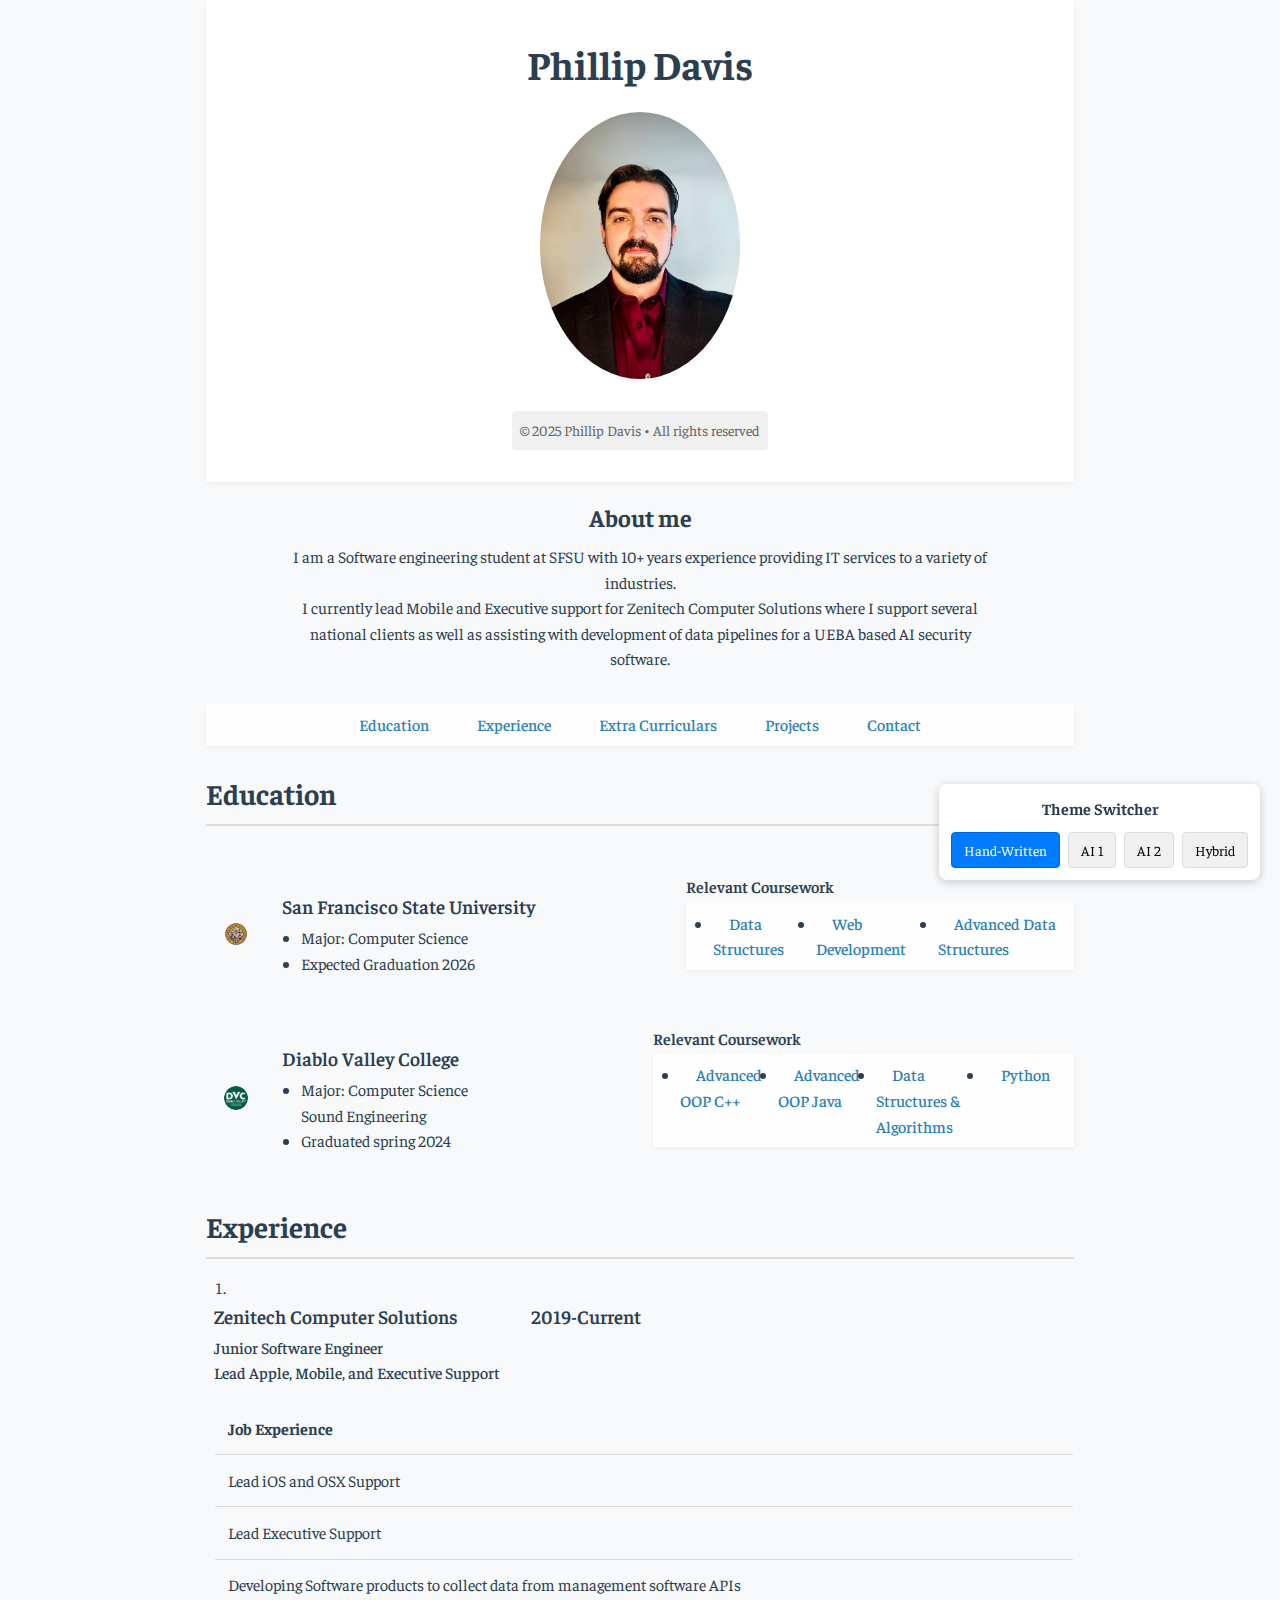
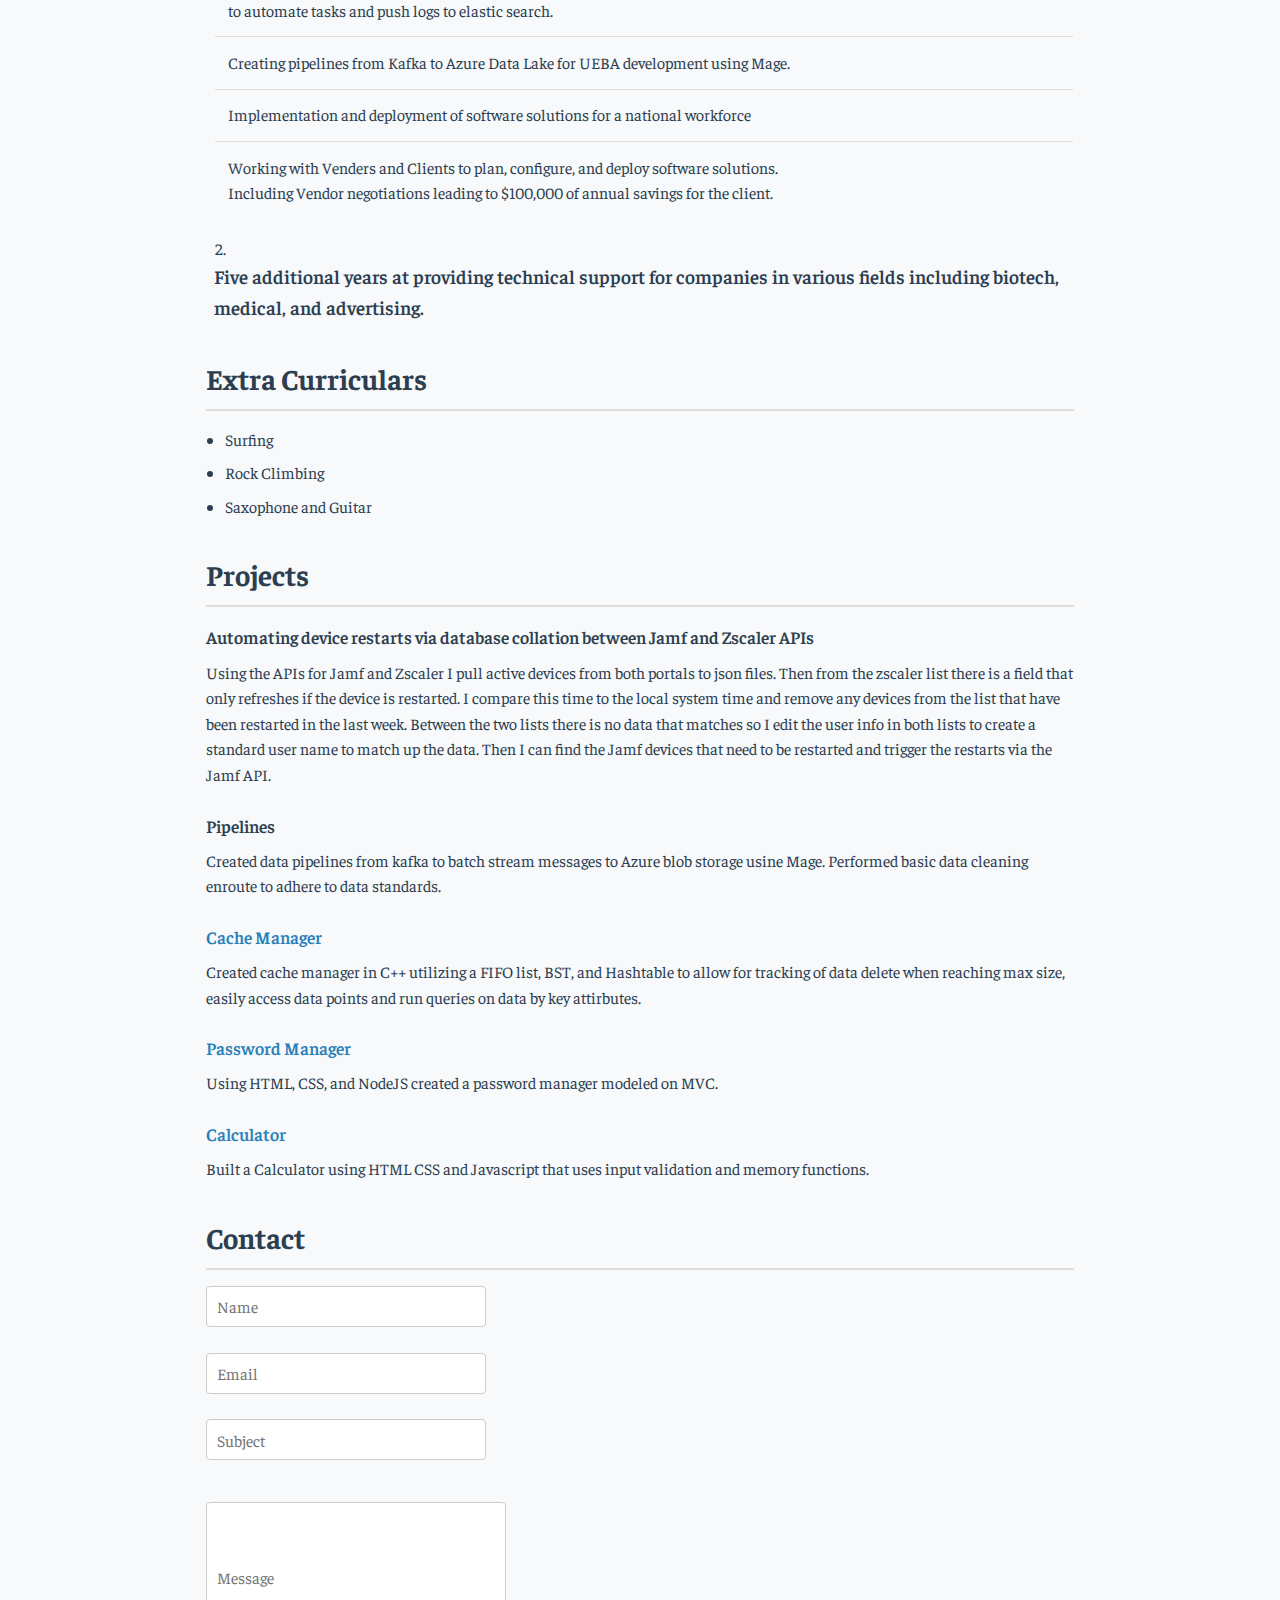
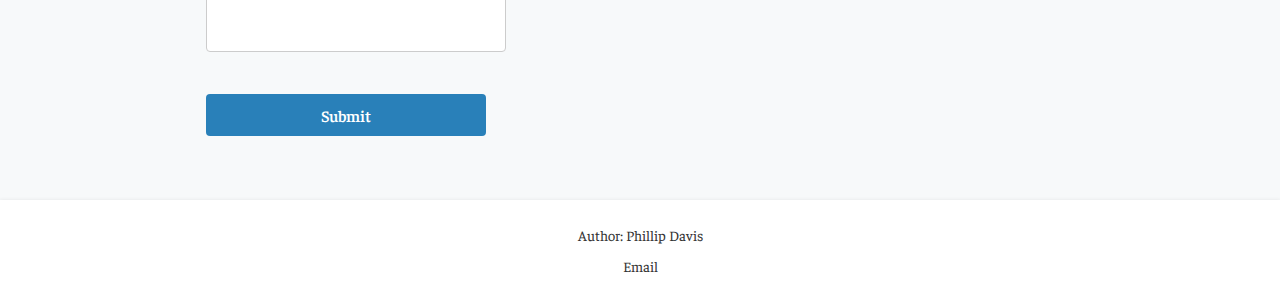
<file: assignments/final-project/index.html>
<!DOCTYPE HTML>
<html lang="en">
<head>
    <meta charset="UTF-8">
    <meta name="description" content="Professional webiste and profile of Phillip Davis">
    <meta name="keywords" content="Software Developement,Phillip Davis, Resume, HTML, Python, C++, SFSU, San Francisco State University, San Francisco">
    <meta name="author" content="Phillip Davis">
    <meta name="viewport" content="width=device-width, initial-scale=1.0">
    <title>Phillip Davis - Portfolio</title>
    <link rel="icon" type="image/x-icon" href="images/baybridge.jpeg">
    <link rel="stylesheet" href="styles/ai-1.css" id="css-theme">
    <link rel="preconnect" href="https://fonts.googleapis.com">
    <link rel="preconnect" href="https://fonts.gstatic.com" crossorigin>
    <link href="https://fonts.googleapis.com/css2?family=Markazi+Text:wght@400..700&display=swap" rel="stylesheet">
    <link href="https://fonts.googleapis.com/css2?family=Faustina:ital,wght@0,300..800;1,300..800&family=Markazi+Text:wght@400..700&display=swap" rel="stylesheet">
    <style>
        /* Theme Switcher Styling */
        .theme-switcher {
            position: fixed;
            bottom: 20px;
            right: 20px;
            background-color: #fff;
            border-radius: 8px;
            box-shadow: 0 2px 10px rgba(0, 0, 0, 0.2);
            padding: 12px;
            z-index: 1000;
        }

        .theme-switcher h3 {
            margin-top: 0;
            margin-bottom: 10px;
            font-size: 16px;
            text-align: center;
        }

        .theme-buttons {
            display: flex;
            gap: 8px;
        }

        .theme-button {
            padding: 8px 12px;
            background-color: #f0f0f0;
            border: 1px solid #ddd;
            border-radius: 4px;
            cursor: pointer;
            font-size: 14px;
            transition: all 0.2s ease;
        }

        .theme-button:hover {
            background-color: #e0e0e0;
        }

        .theme-button.active {
            background-color: #007bff;
            color: white;
            border-color: #0069d9;
        }
    </style>
</head>

<main>
    <header>
        <h1>Phillip Davis</h1>
        <img src ="images/profile.jpg" alt="Phillip Davis's profile picture" class="rounded">
        <div class = "top-bar">
            <p>&copy; 2025 Phillip Davis &bull; All rights reserved</p>
        </div>
        
    </header>
    
    <div id= "aboutme">
        <h2>About me</h2>
        <p>I am a Software engineering student at SFSU with 10+ years experience providing IT services to a variety of industries. 
            <br>I currently lead Mobile and Executive support for Zenitech Computer Solutions where I support several
            <br> national clients as well as assisting with development of data pipelines for a UEBA based AI security software.
        </p>
    </div>
    

    <!--Navagation list for sections-->
    <nav>
        <ul>
            <li><a href="#education">Education</a></li>
            <li><a href="#experience">Experience</a></li>
            <li><a href="#extracurricular">Extra Curriculars</a></li>
            <li><a href="#projects">Projects</a></li>
            <li><a href="#contact">Contact</a></li>
        </ul>
        
    </nav>

    <section id="education">
        <h2>Education</h2>
        <div id="sfsu">
            
          <div>
            <img src="images/sfsuLogo.jpeg" alt="SFSU Logo" class="rounded">
          </div>
          <div>
            <h3>San Francisco State University</h3>
            <ul>
              <li>Major: Computer Science</li>
              <li>Expected Graduation 2026</li>
            </ul>
          </div>
          
          <div>
            <h4>Relevant Coursework</h4>
            <nav>
                
                <ul>
                    <li><a href="https://bulletin.sfsu.edu/courses/csc/#:~:text=CSC%C2%A0220%20Data%20Structures%20(Units%3A%203)">Data Structures</a></li>
                    <li><a href ="https://bulletin.sfsu.edu/courses/csc/#:~:text=CSC%C2%A0317%20Introduction%20to%20Web%20Software%20Development%20(Units%3A%203)">Web Development</a></li>
                    <li><a href="https://bulletin.sfsu.edu/courses/csc/#:~:text=CSC%C2%A0340%20Programming%20Methodology%20(Units%3A%203)">Advanced Data Structures</a> </li>
                </ul>
            </nav>
                
          </div>
        </div>
        <div id="dvc">
            
            <div>
              <img src="images/dvcLogo.jpeg" alt="DVC Logo" class="rounded">
            </div>
            <div>
              <h3>Diablo Valley College</h3>
              <ul>
                <li>Major: Computer Science<br> Sound Engineering</li>     
                <li>Graduated spring 2024</li>
              </ul>
            </div>
            
            <div>
                <h4>Relevant Coursework</h4>
              <nav>
                  
                  <ul>
                      <li><a href="https://dvc.elumenapp.com/catalog/DVC2024-2025Catalog/course,comsc200#mainContent">Advanced OOP C++</a></li>
                      <li><a href ="https://dvc.elumenapp.com/catalog/DVC2024-2025Catalog/course,comsc256#mainContent">Advanced OOP Java</a></li>
                      <li><a href="https://dvc.elumenapp.com/catalog/DVC2024-2025Catalog/course,comsc210#mainContent">Data Structures & Algorithms</a> </li>
                      <li><a href="https://dvc.elumenapp.com/catalog/DVC2024-2025Catalog/course,comsc140#mainContent">Python</a> </li>
                  </ul>
              </nav>
                  
            </div>
          </div>
        
        
    </section>

    <section id = "experience">
        <h2>Experience</h2>
        <ol>
            <li><h3>Zenitech Computer Solutions &emsp; &emsp; &emsp; 2019-Current</h3>
                <h4>Junior Software Engineer <br> Lead Apple, Mobile, and Executive Support</h4>
                <!--creates rounded table border-->
                <table>

                    <tr>
                        <th>Job Experience</th>
                    </tr>
                    <tr>
                        <td>Lead iOS and OSX Support</td>
                    </tr>
                    <tr>
                        <td>Lead Executive Support</td>
                    </tr>
                    <tr>
                        <td>Developing Software products to collect data from management software APIs <br>to automate tasks and push logs to elastic search.</td>
                    </tr>
                    <tr>
                        <td>Creating pipelines from Kafka to Azure Data Lake for UEBA development using Mage. </td>
                    </tr>    
                    <tr>
                        <td>Implementation and deployment of software solutions for a national workforce</td>
                    </tr>
                    <tr>
                        <td>Working with Venders and Clients to plan, configure, and deploy software solutions. <br>Including Vendor negotiations leading to $100,000 of annual savings for the client.</td>
                    </tr>
                    
                
                </table>
            </li>
                
            <li>
                <h3>Five additional years at providing technical support for companies in various fields including biotech, medical, and advertising.</h3>
            </li>
        </ol>
    </section>

    <section id="extracurricular">
        <h2>Extra Curriculars</h2>
        <ul>
            <li>Surfing</li>
            <li>Rock Climbing</li>
            <li>Saxophone and Guitar</li>
        </ul>
    </section>

    <section id="projects">
        <h2>Projects</h2>
        <div>
            <article>
                <h3>Automating device restarts via database collation between Jamf and Zscaler APIs</h3>
            
                <p>Using the APIs for Jamf and Zscaler I pull active devices from both portals to json files. Then from the zscaler
                list there is a field that only refreshes if the device is restarted. I compare this time to the local system time
                and remove any  devices from the list that have been restarted in the last week. Between the two lists there is no data that matches
                so I edit the user info in both lists to create a standard user name to match up the data. Then I can find the Jamf devices
                that need to be restarted and trigger the restarts via the Jamf API. </p>
            </article>
            <article>
                <h3>Pipelines</h3>
                <p>
                    Created data pipelines from kafka to batch stream messages to Azure blob storage usine Mage. Performed
                    basic data cleaning enroute to adhere to data standards.
                </p>
            </article>
            <article>
                <a href ="https://github.com/R3plug/Cache_Manager"><h3>Cache Manager</h3></a>
                <p>
                    Created cache manager in C++ utilizing a FIFO list, BST, and Hashtable to allow for tracking of data
                    delete when reaching max size, easily access data points and run queries on data by key attirbutes.
                </p>
            </article>
            <article>
                <a href="https://csc317-group-i.onrender.com/"><h3>Password Manager</h3></a>
                <p>Using HTML, CSS, and NodeJS created a password manager modeled on MVC.</p>
            </article>
            <article>
                <a href = "calculator.html"><h3>Calculator</h3></a>
                <p>
                    Built a Calculator using HTML CSS and Javascript that uses input validation and memory functions.
                </p>
            </article>

        </div>
        
    </section>

    <section id="contact">
        <h2>Contact</h2>
        <!--creates contact form-->
        <form>
            <div>
                <input type="text" placeholder="Name"><br><br>
                <input type="email" placeholder="Email"><br><br>
                <input type="text" placeholder="Subject"><br><br>
            </div>
            <div>
                <input type="text" placeholder="Message" style="height: 150px;width: 300px;"><br><br>
            </div>
            <div>
                <input type="submit" value="Submit">
            </div>
        </form>
    </section>


</main>

<footer>
    <p>Author: Phillip Davis</p>
    <p><a href="mailto:phillipwd95@gmail.com">Email</a></p>
</footer>

<!-- Theme Switcher -->
<div class="theme-switcher">
    <h3>Theme Switcher</h3>
    <div class="theme-buttons">
        <button class="theme-button active" data-theme="styles">Hand-Written</button>
        <button class="theme-button" data-theme="ai-1">AI 1</button>
        <button class="theme-button" data-theme="ai-2">AI 2</button>
        <button class="theme-button" data-theme="hybrid">Hybrid</button>
    </div>
</div>

<!-- Theme Switcher Script -->
<script>
    document.addEventListener('DOMContentLoaded', function() {
        // Get all theme buttons
        const themeButtons = document.querySelectorAll('.theme-button');
        // Get the stylesheet link element
        const themeStylesheet = document.getElementById('css-theme');

        // Function to set active theme
        function setActiveTheme(themeName) {
            // Update stylesheet href
            themeStylesheet.href = `styles/${themeName}.css`;

            // Update active button state
            themeButtons.forEach(button => {
                if (button.dataset.theme === themeName) {
                    button.classList.add('active');
                } else {
                    button.classList.remove('active');
                }
            });

            // Save preference to localStorage
            localStorage.setItem('preferredTheme', themeName);
        }

        // Add click event to all theme buttons
        themeButtons.forEach(button => {
            button.addEventListener('click', function() {
                const themeName = this.dataset.theme;
                setActiveTheme(themeName);
            });
        });

        // Check if there's a saved theme preference
        const savedTheme = localStorage.getItem('preferredTheme');
        if (savedTheme) {
            setActiveTheme(savedTheme);
        }
    });
</script>

</html>
</file>
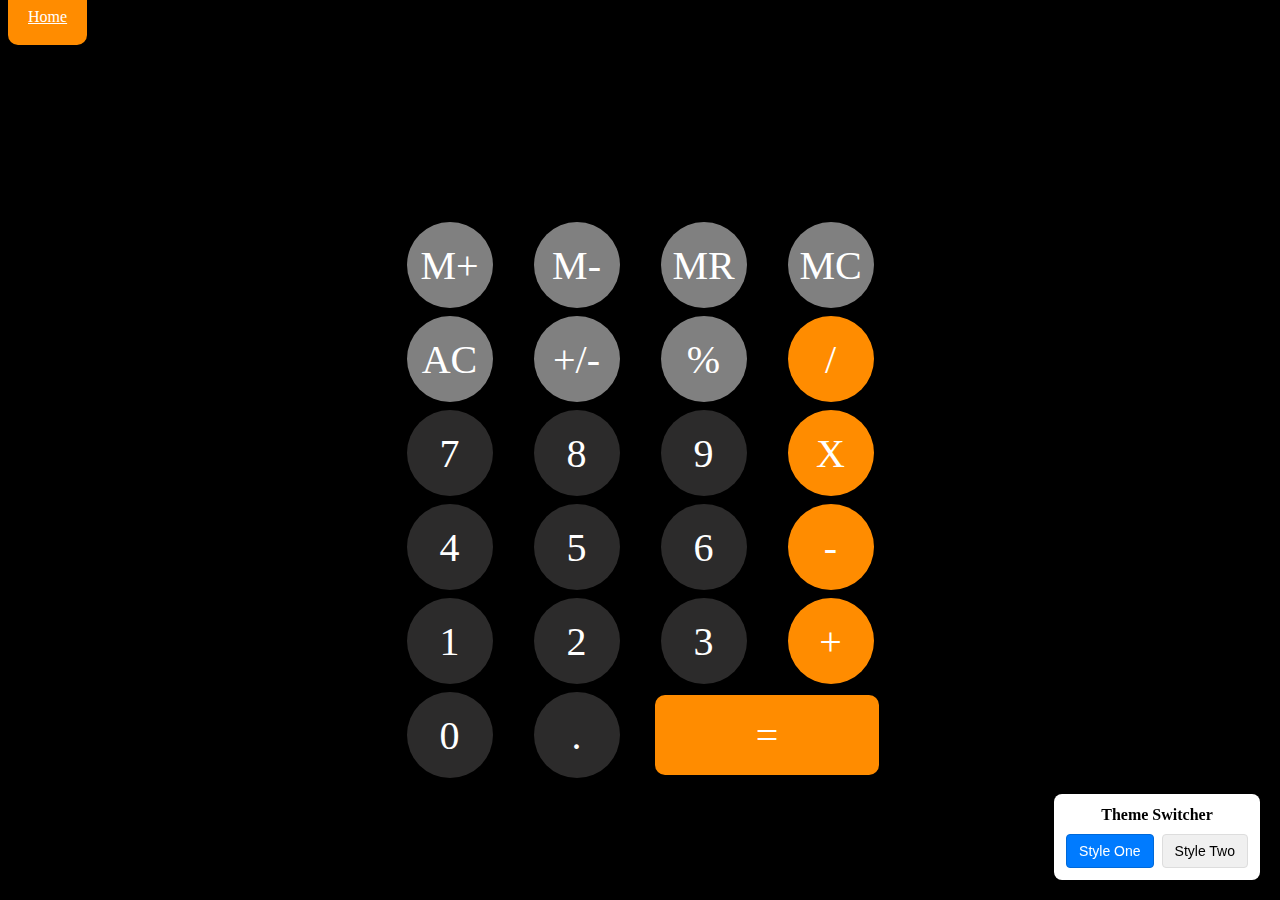
<file: calculator.html>
<!DOCTYPE html>
<html lang = "en">
<head>
    <meta charset = "UTF-8">
    <meta name = "description" content = "Calculator app">
    <meta name = "keywords" content = "Calculator, javascript, addition, subtraction, division, multiplication, CSS">
    <meta name = "Author" content = "Phillip Davis">
    <meta name = "viewport" content = "width = device-width, initial-scale = 1.0">
    <title>Calculator</title>
    <link rel="icon" type = "image-x-icon" href = "images\calc.png">
    <link rel = "stylesheet" id = "css-theme" href = "styles\calc_style.css">
    <script src="scripts\calculator.js" defer></script>
</head>
<style>
    /* Theme Switcher Styling */
    .theme-switcher {
        position: fixed;
        bottom: 20px;
        right: 20px;
        background-color: #fff;
        border-radius: 8px;
        box-shadow: 0 2px 10px rgba(0, 0, 0, 0.2);
        padding: 12px;
        z-index: 1000;
    }

    .theme-switcher h3 {
        margin-top: 0;
        margin-bottom: 10px;
        font-size: 16px;
        text-align: center;
    }

    .theme-buttons {
        display: flex;
        gap: 8px;
    }

    .theme-button {
        padding: 8px 12px;
        background-color: #f0f0f0;
        border: 1px solid #ddd;
        border-radius: 4px;
        cursor: pointer;
        font-size: 14px;
        transition: all 0.2s ease;
    }

    .theme-button:hover {
        background-color: #e0e0e0;
    }

    .theme-button.active {
        background-color: #007bff;
        color: white;
        border-color: #0069d9;
    }
</style>
<header>
    <a href="index.html">Home</a>
</header>
<main>
    
    <div class = "calculator">
        
        <div class = "IO" id = "in"></div>
        <div class = "IO" id = "out"></div> 
        <div class = "memory" id ="memAdd">M+</div> 
        <div class = "memory" id ="memMinus">M-</div>
        <div class = "memory" id ="memRecall">MR</div>
        <div class = "memory" id ="memClear">MC</div>     
        <div class = "func" id ="clear">AC</div>
        <div class = "func" id ="neg">+/-</div>
        <div class = "func" id ="percent">%</div>
        <div class = "action" id = "divide"> /</div>
        <div class = "num" id ="seven"> 7</div>
        <div class = "num" id = "eight"> 8</div>
        <div class = "num" id = "nine"> 9</div>
        <div class = "action" id = "multiply"> X</div>
        <div class = "num" id = "four" > 4</div>
        <div class = "num" id = "five"> 5</div>
        <div class = "num" id = "six"> 6</div>
        <div class = "action" id = "minus"> -</div>
        <div class = "num" id = "one"> 1</div>
        <div class = "num" id = "two"> 2</div>
        <div class = "num" id = "three"> 3</div>
        <div class = "action" id = "plus"> +</div>
        <div class = "num" id = "zero"> 0</div>
        <div class = "num" id = "dot"> .</div>        
        <div class = "equals">=</div>

    </div>
   
    
</main>


<div class="theme-switcher">
    <h3>Theme Switcher</h3>
    <div class="theme-buttons">
        <button class="theme-button active" data-theme="calc_style">Style One</button>
        <button class="theme-button" data-theme="calc_style_hybrid1">Style Two</button>
        
        
    </div>
</div>

<!-- Theme Switcher Script -->
<script>
    document.addEventListener('DOMContentLoaded', function() {
        // Get all theme buttons
        const themeButtons = document.querySelectorAll('.theme-button');
        // Get the stylesheet link element
        const themeStylesheet = document.getElementById('css-theme');

        // Function to set active theme
        function setActiveTheme(themeName) {
            // Update stylesheet href
            themeStylesheet.href = `styles/${themeName}.css`;

            // Update active button state
            themeButtons.forEach(button => {
                if (button.dataset.theme === themeName) {
                    button.classList.add('active');
                } else {
                    button.classList.remove('active');
                }
            });

            // Save preference to localStorage
            localStorage.setItem('preferredTheme', themeName);
        }

        // Add click event to all theme buttons
        themeButtons.forEach(button => {
            button.addEventListener('click', function() {
                const themeName = this.dataset.theme;
                setActiveTheme(themeName);
            });
        });

        // Check if there's a saved theme preference
        const savedTheme = localStorage.getItem('preferredTheme');
        if (savedTheme) {
            setActiveTheme(savedTheme);
        }
    });
</script>

</html>
</file>
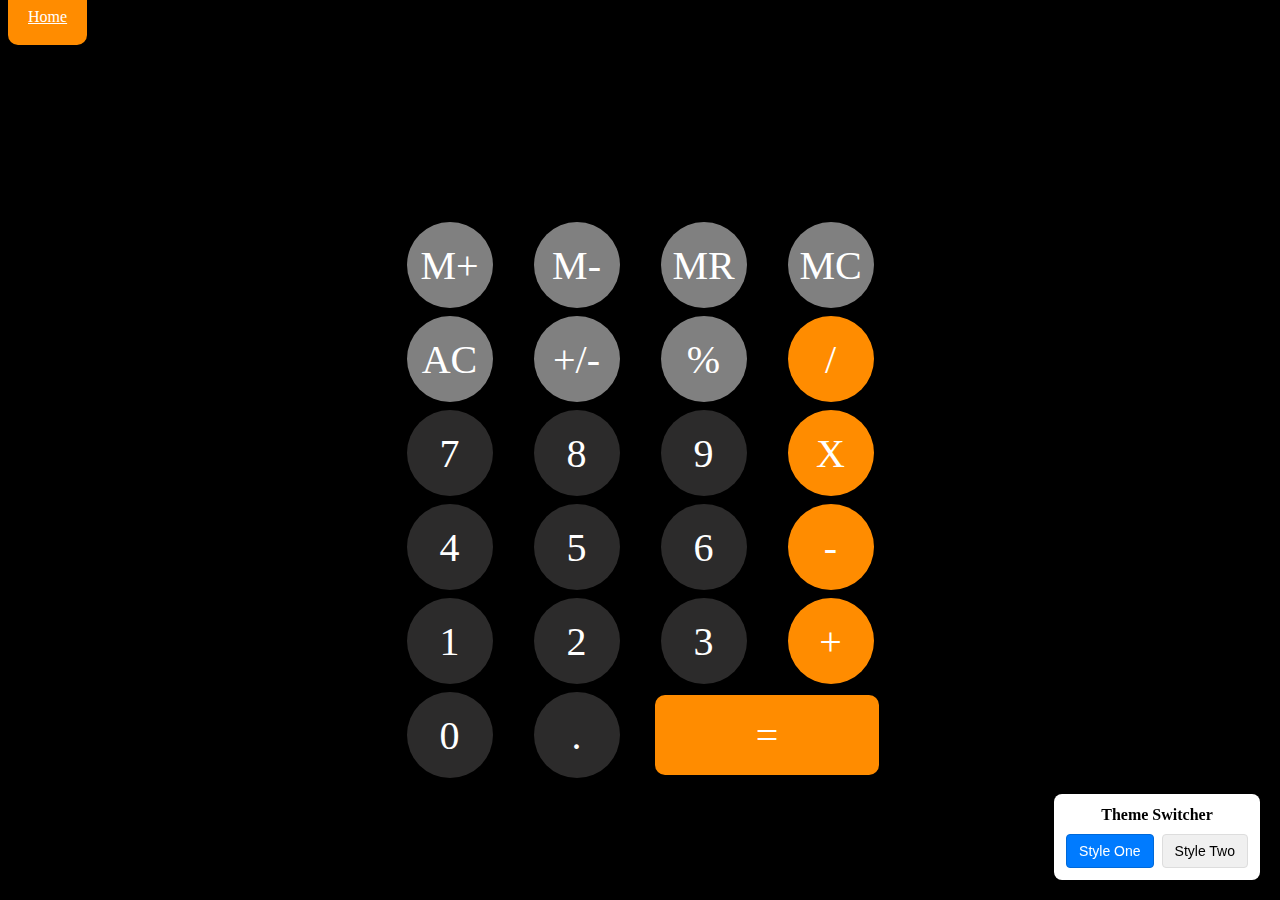
<file: assignments/final-project/calculator.html>
<!DOCTYPE html>
<html lang = "en">
<head>
    <meta charset = "UTF-8">
    <meta name = "description" content = "Calculator app">
    <meta name = "keywords" content = "Calculator, javascript, addition, subtraction, division, multiplication, CSS">
    <meta name = "Author" content = "Phillip Davis">
    <meta name = "viewport" content = "width = device-width, initial-scale = 1.0">
    <title>Calculator</title>
    <link rel="icon" type = "image-x-icon" href = "images/calc.png">
    <link rel = "stylesheet" id = "css-theme" href = "styles/calc_style.css">
    <script src="scripts\calculator.js" defer></script>
</head>
<script>
    document.addEventListener('DOMContentLoaded', function(){
        let theme=document.getElementById('css-theme');
        theme.href = "styles/calc_style.css";
    });
</script>
<style>
    /* Theme Switcher Styling */
    .theme-switcher {
        position: fixed;
        bottom: 20px;
        right: 20px;
        background-color: #fff;
        border-radius: 8px;
        box-shadow: 0 2px 10px rgba(0, 0, 0, 0.2);
        padding: 12px;
        z-index: 1000;
    }

    .theme-switcher h3 {
        margin-top: 0;
        margin-bottom: 10px;
        font-size: 16px;
        text-align: center;
    }

    .theme-buttons {
        display: flex;
        gap: 8px;
    }

    .theme-button {
        padding: 8px 12px;
        background-color: #f0f0f0;
        border: 1px solid #ddd;
        border-radius: 4px;
        cursor: pointer;
        font-size: 14px;
        transition: all 0.2s ease;
    }

    .theme-button:hover {
        background-color: #e0e0e0;
    }

    .theme-button.active {
        background-color: #007bff;
        color: white;
        border-color: #0069d9;
    }
</style>
<header>
    <a href="index.html" id="Home">Home</a>
</header>
<main>
    
    <div class = "calculator">
        
        <div class = "IO" id = "in"></div>
        <div class = "IO" id = "out"></div> 
        <div class = "memory" id ="memAdd">M+</div> 
        <div class = "memory" id ="memMinus">M-</div>
        <div class = "memory" id ="memRecall">MR</div>
        <div class = "memory" id ="memClear">MC</div>     
        <div class = "func" id ="clear">AC</div>
        <div class = "func" id ="neg">+/-</div>
        <div class = "func" id ="percent">%</div>
        <div class = "action" id = "divide"> /</div>
        <div class = "num" id ="seven"> 7</div>
        <div class = "num" id = "eight"> 8</div>
        <div class = "num" id = "nine"> 9</div>
        <div class = "action" id = "multiply"> X</div>
        <div class = "num" id = "four" > 4</div>
        <div class = "num" id = "five"> 5</div>
        <div class = "num" id = "six"> 6</div>
        <div class = "action" id = "minus"> -</div>
        <div class = "num" id = "one"> 1</div>
        <div class = "num" id = "two"> 2</div>
        <div class = "num" id = "three"> 3</div>
        <div class = "action" id = "plus"> +</div>
        <div class = "num" id = "zero"> 0</div>
        <div class = "num" id = "dot"> .</div>        
        <div class = "equals">=</div>

    </div>
   
    
</main>


<div class="theme-switcher">
    <h3>Theme Switcher</h3>
    <div class="theme-buttons">
        <button class="theme-button active" data-theme="calc_style">Style One</button>
        <button class="theme-button" data-theme="calc_style_hybrid1">Style Two</button>
        
        
    </div>
</div>
</html>
</file>
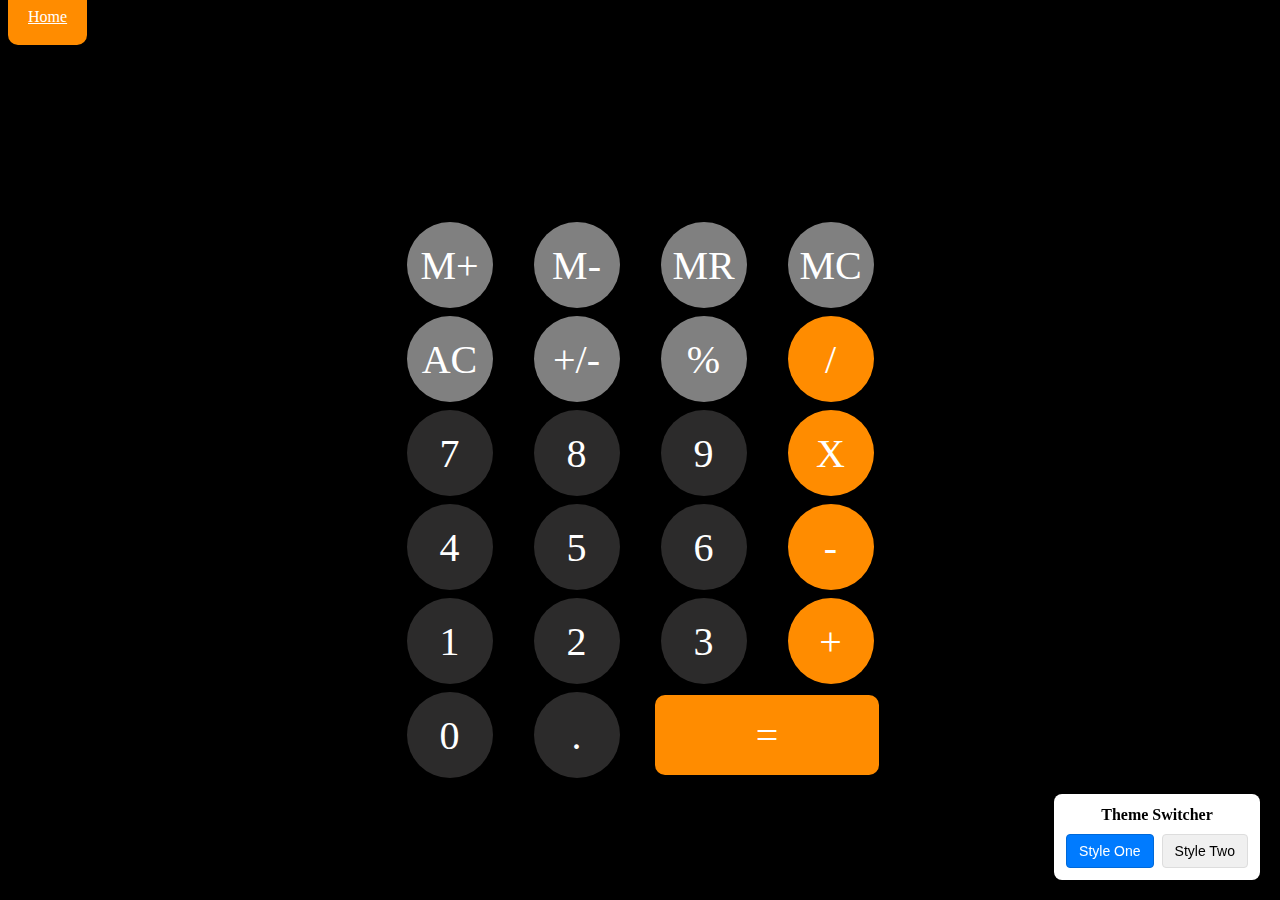
<file: assignments/final/calculator.html>
<!DOCTYPE html>
<html lang = "en">
<head>
    <meta charset = "UTF-8">
    <meta name = "description" content = "Calculator app">
    <meta name = "keywords" content = "Calculator, javascript, addition, subtraction, division, multiplication, CSS">
    <meta name = "Author" content = "Phillip Davis">
    <meta name = "viewport" content = "width = device-width, initial-scale = 1.0">
    <title>Calculator</title>
    <link rel="icon" type = "image-x-icon" href = "images/calc.png">
    <link rel = "stylesheet" id = "css-theme" href = "styles/calc_style.css">
    <script src="scripts/calculator.js" defer></script>
</head>

<header>
    <a href="index.html" id="Home">Home</a>
</header>
<main>
    
    <div class = "calculator">
        
        <div class = "IO" id = "in"></div>
        <div class = "IO" id = "out"></div> 
        <div class = "memory" id ="memAdd">M+</div> 
        <div class = "memory" id ="memMinus">M-</div>
        <div class = "memory" id ="memRecall">MR</div>
        <div class = "memory" id ="memClear">MC</div>     
        <div class = "func" id ="clear">AC</div>
        <div class = "func" id ="neg">+/-</div>
        <div class = "func" id ="percent">%</div>
        <div class = "action" id = "divide"> /</div>
        <div class = "num" id ="seven"> 7</div>
        <div class = "num" id = "eight"> 8</div>
        <div class = "num" id = "nine"> 9</div>
        <div class = "action" id = "multiply"> X</div>
        <div class = "num" id = "four" > 4</div>
        <div class = "num" id = "five"> 5</div>
        <div class = "num" id = "six"> 6</div>
        <div class = "action" id = "minus"> -</div>
        <div class = "num" id = "one"> 1</div>
        <div class = "num" id = "two"> 2</div>
        <div class = "num" id = "three"> 3</div>
        <div class = "action" id = "plus"> +</div>
        <div class = "num" id = "zero"> 0</div>
        <div class = "num" id = "dot"> .</div>        
        <div class = "equals">=</div>

    </div>
   
    
</main>


<div class="theme-switcher">
    <h3>Theme Switcher</h3>
    <div class="theme-buttons">
        <button class="theme-button active" data-theme="calc_style">Style One</button>
        <button class="theme-button" data-theme= "calc_hybrid1">Style Two</button>
        
        
    </div>
</div>
</html>
</file>
<file: assignments/final-project/styles/calc_style.css>
:root{
    --button-width:1rem;
    --button-height:1rem;
}

html {
    margin:0;
    background-color: black;
}


main{
    display: flex; 
    align-items: center; 
    justify-content: center;
}

header>a{
    width:60px;
    height: 100px;
    margin-top:10px;
    padding:20px;
    color:white;
    background-color: darkorange;
    border-radius: 10px;
}


.calculator{
    margin:.5rem;
    display :grid;
    align-items: center;
    width:100%;
    max-width: 500px;
    max-height:775px;
    grid-column-gap:.5rem;
    grid-row-gap:.5rem;
    grid-template-rows: 1fr 1fr 1fr 1fr 1fr 1fr 1fr 1fr;
    grid-template-columns: 1fr 1fr 1fr 1fr;
    
    justify-items: center;
    align-items: center;
    
    
}

#in{
    grid-column: 1 /-1;
    grid-row: 1/2;
    
}

#out{
    grid-column:1/-1;
    grid-row: 2 /3;
}

.IO {
    display: flex; 
    align-items: flex-end; 
    justify-content: flex-end;
    width:80%;
    text-align: end;
    color:white;
    font-size: 4rem;
    
}

.memory {
    display: flex; 
    align-items: center; 
    justify-content: center;
    color:white;
    border-radius: 50%;
    width: var(--button-width);
    height:var(--button-height);
    background-color: grey;
    padding: 35px;
    font-size: 2.5rem;
    
    
 }

 .memory:active{
    background-color: rgb(163, 163, 163);
}

.func {
   display: flex; 
   align-items: center; 
   justify-content: center;
   color:white;
   border-radius: 50%;
   width: var(--button-width);
   height:var(--button-height);
   background-color: grey;
   padding: 35px;
   font-size: 2.5rem;
   
   
}
.func:active{
    background-color: rgb(163, 163, 163);
}

.num {
    display: flex; 
    align-items: center; 
    justify-content: center;
    color:white;
    border-radius: 50%;
    background-color: rgb(44, 43, 43);
    padding: 35px;
    width:var(--button-width);
    height:var(--button-height);
    font-size: 2.5rem;
}
.num:active{
    background-color: rgb(87, 87, 87);
}

.action {
    display: flex; 
    align-items: center; 
    justify-content: center;
    color:white;
    border-radius: 50%;
    background-color: darkorange;
    padding: 35px;
    width:var(--button-width);
    height:var(--button-height);
    font-size: 2.5rem;
}
.action:active{
    background-color: rgb(252, 165, 58);
}
.equals {
    display: flex; 
    align-items: center; 
    justify-content: center;
    grid-column: 3 /-1;
    grid-row:8/-1;
    color:white;
    background-color: darkorange;
    border-radius: 10px;
    height:5rem;
    width: 14rem;
    font-size: 2.5rem;
    
}

.equals:active{
    background-color: rgb(252, 165, 58);
}

 /* Theme Switcher Styling */
 .theme-switcher {
    position: fixed;
    bottom: 20px;
    right: 20px;
    background-color: #fff;
    border-radius: 8px;
    box-shadow: 0 2px 10px rgba(0, 0, 0, 0.2);
    padding: 12px;
    z-index: 1000;
}

.theme-switcher h3 {
    margin-top: 0;
    margin-bottom: 10px;
    font-size: 16px;
    text-align: center;
}

.theme-buttons {
    display: flex;
    gap: 8px;
}

.theme-button {
    padding: 8px 12px;
    background-color: #f0f0f0;
    border: 1px solid #ddd;
    border-radius: 4px;
    cursor: pointer;
    font-size: 14px;
    transition: all 0.2s ease;
}

.theme-button:hover {
    background-color: #e0e0e0;
}

.theme-button.active {
    background-color: #007bff;
    color: white;
    border-color: #0069d9;
}


@media (max-width:465px){
    .calculator{
        grid-column-gap: .1rem;
        grid-row-gap:.1rem;
        margin:0; 
    }
    .IO{
        font-size:5vw;
    }
    .num{
        padding:7vw;
        font-size:5vw;
    }
    .action{
        padding:7vw;
        font-size:5vw;
    }
    .func{
        padding:7vw;
        font-size:5vw;
    }
    .equals{
        height:14vw;
        width:36vw;
        font-size: 5vw;
    }
}
</file>
<file: assignments/final/styles/calc_style.css>
:root{
    --button-width:1rem;
    --button-height:1rem;
}

html {
    margin:0;
    background-color: black;
}


main{
    display: flex; 
    align-items: center; 
    justify-content: center;
}

header>a{
    width:60px;
    height: 100px;
    margin-top:10px;
    padding:20px;
    color:white;
    background-color: darkorange;
    border-radius: 10px;
}


.calculator{
    margin:.5rem;
    display :grid;
    align-items: center;
    width:100%;
    max-width: 500px;
    max-height:775px;
    grid-column-gap:.5rem;
    grid-row-gap:.5rem;
    grid-template-rows: 1fr 1fr 1fr 1fr 1fr 1fr 1fr 1fr;
    grid-template-columns: 1fr 1fr 1fr 1fr;
    
    justify-items: center;
    align-items: center;
    
    
}

#in{
    grid-column: 1 /-1;
    grid-row: 1/2;
    
}

#out{
    grid-column:1/-1;
    grid-row: 2 /3;
}

.IO {
    display: flex; 
    align-items: flex-end; 
    justify-content: flex-end;
    width:80%;
    text-align: end;
    color:white;
    font-size: 4rem;
    
}

.memory {
    display: flex; 
    align-items: center; 
    justify-content: center;
    color:white;
    border-radius: 50%;
    width: var(--button-width);
    height:var(--button-height);
    background-color: grey;
    padding: 35px;
    font-size: 2.5rem;
    
    
 }

 .memory:active{
    background-color: rgb(163, 163, 163);
}

.func {
   display: flex; 
   align-items: center; 
   justify-content: center;
   color:white;
   border-radius: 50%;
   width: var(--button-width);
   height:var(--button-height);
   background-color: grey;
   padding: 35px;
   font-size: 2.5rem;
   
   
}
.func:active{
    background-color: rgb(163, 163, 163);
}

.num {
    display: flex; 
    align-items: center; 
    justify-content: center;
    color:white;
    border-radius: 50%;
    background-color: rgb(44, 43, 43);
    padding: 35px;
    width:var(--button-width);
    height:var(--button-height);
    font-size: 2.5rem;
}
.num:active{
    background-color: rgb(87, 87, 87);
}

.action {
    display: flex; 
    align-items: center; 
    justify-content: center;
    color:white;
    border-radius: 50%;
    background-color: darkorange;
    padding: 35px;
    width:var(--button-width);
    height:var(--button-height);
    font-size: 2.5rem;
}
.action:active{
    background-color: rgb(252, 165, 58);
}
.equals {
    display: flex; 
    align-items: center; 
    justify-content: center;
    grid-column: 3 /-1;
    grid-row:8/-1;
    color:white;
    background-color: darkorange;
    border-radius: 10px;
    height:5rem;
    width: 14rem;
    font-size: 2.5rem;
    
}

.equals:active{
    background-color: rgb(252, 165, 58);
}

 /* Theme Switcher Styling */
 .theme-switcher {
    position: fixed;
    bottom: 20px;
    right: 20px;
    background-color: #fff;
    border-radius: 8px;
    box-shadow: 0 2px 10px rgba(0, 0, 0, 0.2);
    padding: 12px;
    z-index: 1000;
}

.theme-switcher h3 {
    margin-top: 0;
    margin-bottom: 10px;
    font-size: 16px;
    text-align: center;
}

.theme-buttons {
    display: flex;
    gap: 8px;
}

.theme-button {
    padding: 8px 12px;
    background-color: #f0f0f0;
    border: 1px solid #ddd;
    border-radius: 4px;
    cursor: pointer;
    font-size: 14px;
    transition: all 0.2s ease;
}

.theme-button:hover {
    background-color: #e0e0e0;
}

.theme-button.active {
    background-color: #007bff;
    color: white;
    border-color: #0069d9;
}


@media (max-width:465px){
    .calculator{
        grid-column-gap: .1rem;
        grid-row-gap:.1rem;
        margin:0; 
    }
    .IO{
        font-size:5vw;
    }
    .num{
        padding:7vw;
        font-size:5vw;
    }
    .action{
        padding:7vw;
        font-size:5vw;
    }
    .func{
        padding:7vw;
        font-size:5vw;
    }
    .equals{
        height:14vw;
        width:36vw;
        font-size: 5vw;
    }
}
</file>
<file: styles/ai-1.css>
/* ---------------------------------------------------------------------
   Global Reset & Font
--------------------------------------------------------------------- */
* {
    margin: 0;
    padding: 0;
    box-sizing: border-box;
    font-family: 'Faustina', 'Markazi Text', serif;
}

html, body {
    background-color: #f7f9fa;  /* Soft off-white */
    color: #2c3e50;            /* Dark grayish-blue for text */
    line-height: 1.6;
    margin: 0;
    padding: 0;
}

img {
    max-width: 100%;
    height: auto;
    vertical-align: middle;
}

a {
    text-decoration: none;
    color: #2980b9;
    transition: color 0.2s ease-in-out;
}

a:hover {
    color: #1a5b7a;
}

.rounded {
    border-radius: 50%;
}

/* ---------------------------------------------------------------------
   Header
--------------------------------------------------------------------- */
header {
    text-align: center;
    padding: 2rem 1rem;
    background-color: #fff;
    box-shadow: 0 2px 4px rgba(0,0,0,0.05);
    margin-bottom: 1rem;
}

header h1 {
    font-size: 2.5rem;
    margin-bottom: 1rem;
    font-weight: 700;
}

.top-bar {
    background-color: #f0f0f0;
    padding: 0.5rem;
    font-size: 0.9rem;
    margin-top: 1rem;
    border-radius: 4px;
    display: inline-block;
    color: #666;
}

/* ---------------------------------------------------------------------
   Navigation
--------------------------------------------------------------------- */
nav {
    display: flex;
    justify-content: center;
    background-color: #fefefe;
    box-shadow: 0 2px 4px rgba(0,0,0,0.05);
    margin-bottom: 1.5rem;
    padding: 0.5rem;
}

nav ul {
    display: flex;
    gap: 1rem;
    list-style-type: none;
}

nav a {
    padding: 0.5rem 1rem;
    border-radius: 4px;
    font-weight: 500;
    transition: background-color 0.3s ease, color 0.3s ease;
}

nav a:hover {
    background-color: #2980b9;
    color: #fff;
}

/* ---------------------------------------------------------------------
   Main Content
--------------------------------------------------------------------- */
main {
    max-width: 900px;
    margin: 0 auto;
    padding: 0 1rem 2rem 1rem;  /* bottom padding for breathing space */
}

/* Make all sections flow together without distinct “cards.” */
section {
    margin-bottom: 2rem;
}

/* Unified section headings */
section h2 {
    font-size: 1.8rem;
    margin-bottom: 1rem;
    font-weight: 700;
    text-align: left;
    color: #2c3e50;
    border-bottom: 2px solid #ddd;
    padding-bottom: 0.5rem;
}

/* About Me */
#aboutme {
    text-align: center;
    margin-bottom: 2rem;
}

#aboutme h2 {
    text-align: center;
}

#aboutme p {
    font-size: 1rem;
    max-width: 700px;
    margin: 0.5rem auto;
    line-height: 1.6;
}

/* Education columns */
#education {
    display: flex;
    flex-direction: column;
    gap: 2rem;
}

#sfsu, #dvc {
    display: grid;
    grid-template-columns: 60px 1fr 1fr;
    align-items: center;
    gap: 1rem;
}

#sfsu h3, #dvc h3 {
    margin-bottom: 0.2rem;
    font-weight: 600;
    font-size: 1.2rem;
}

#sfsu ul, #dvc ul {
    list-style-type: disc;
    margin-left: 1.2rem;
}

#sfsu h4, #dvc h4 {
    margin-bottom: 0.2rem;
    font-size: 1rem;
    font-weight: 600;
}

#sfsu nav ul, #dvc nav ul {
    list-style-type: disc;
    margin-left: 1.2rem;
}

/* Experience */
#experience ol {
    list-style-position: inside;
    margin-left: 0.5rem;
}

#experience h3 {
    font-size: 1.2rem;
    margin-bottom: 0.2rem;
    font-weight: 600;
}

#experience h4 {
    font-size: 1rem;
    margin-bottom: 0.8rem;
    font-weight: 500;
}

/* Tables */
table {
    width: 100%;
    border-collapse: collapse;
    margin: 1rem 0;
    border: 1px solid #ddd;
    border-radius: 6px;
    overflow: hidden;
    text-align: left;
}

table th, table td {
    padding: 0.8rem;
    border-bottom: 1px solid #ddd;
}

table tr:hover {
    background-color: #f5f5f5;
}

/* Extra Curriculars */
#extracurricular ul {
    list-style-type: disc;
    margin-left: 1.2rem;
}

#extracurricular ul li {
    margin-bottom: 0.5rem;
}

/* Projects */
#projects article {
    margin-bottom: 1.5rem;
}

#projects h3 {
    font-size: 1.1rem;
    margin-bottom: 0.5rem;
    font-weight: 600;
}

/* ---------------------------------------------------------------------
   Contact Form
--------------------------------------------------------------------- */
#contact h2 {
    text-align: left;
}

#contact form {
    display: flex;
    flex-direction: column;
    gap: 1rem;
    align-items: flex-start;
    margin-top: 1rem;
}

/* Contact form fields */
#contact input[type="text"],
#contact input[type="email"] {
    width: 280px;
    padding: 0.6rem;
    font-size: 1rem;
    border: 1px solid #ccc;
    border-radius: 4px;
    transition: border-color 0.2s ease;
}

#contact input[type="text"]:focus,
#contact input[type="email"]:focus {
    border-color: #2980b9;
    outline: none;
}

/* "Message" area is basically a tall text input */
#contact input[style] {
    width: 280px;
    padding: 0.6rem;
    font-size: 1rem;
    border: 1px solid #ccc;
    border-radius: 4px;
    transition: border-color 0.2s ease;
}

#contact input[style]:focus {
    border-color: #2980b9;
    outline: none;
}

#contact input[type="submit"] {
    cursor: pointer;
    border: none;
    padding: 0.7rem 1.4rem;
    font-size: 1rem;
    font-weight: 600;
    color: #fff;
    background-color: #2980b9;
    border-radius: 4px;
    transition: background-color 0.3s ease, transform 0.2s ease;
}

#contact input[type="submit"]:hover {
    background-color: #1f6890;
    transform: scale(1.03);
}

/* ---------------------------------------------------------------------
   Footer
--------------------------------------------------------------------- */
footer {
    text-align: center;
    padding: 1rem;
    background-color: #fff;
    box-shadow: 0 -1px 3px rgba(0,0,0,0.05);
}

footer p, footer a {
    color: #333;
    font-size: 0.9rem;
    margin: 0.5rem 0;
}

footer a:hover {
    color: #2980b9;
}

/* ---------------------------------------------------------------------
   Button & Theme Switcher Animations
--------------------------------------------------------------------- */
button,
.theme-button {
    cursor: pointer;
    transition: transform 0.2s ease, background-color 0.2s ease;
}

button:hover,
.theme-button:hover {
    transform: scale(1.03);
}

/* ---------------------------------------------------------------------
   Responsive Breakpoints
--------------------------------------------------------------------- */
@media (max-width: 768px) {
    nav ul {
        flex-direction: column;
        gap: 0.5rem;
    }
    #education {
        gap: 1rem;
    }
    #sfsu, #dvc {
        grid-template-columns: 1fr;
        text-align: center;
    }
    #contact form {
        width: 100%;
        align-items: center;
    }
    #contact input[type="text"],
    #contact input[type="email"],
    #contact input[style] {
        width: 90%;
        max-width: 400px;
    }
}
</file>
<file: assignments/assignment-4/styles/ai-1.css>
/* ---------------------------------------------------------------------
   Global Reset & Font
--------------------------------------------------------------------- */
* {
    margin: 0;
    padding: 0;
    box-sizing: border-box;
    font-family: 'Faustina', 'Markazi Text', serif;
}

html, body {
    background-color: #f7f9fa;  /* Soft off-white */
    color: #2c3e50;            /* Dark grayish-blue for text */
    line-height: 1.6;
    margin: 0;
    padding: 0;
}

img {
    max-width: 100%;
    height: auto;
    vertical-align: middle;
}

a {
    text-decoration: none;
    color: #2980b9;
    transition: color 0.2s ease-in-out;
}

a:hover {
    color: #1a5b7a;
}

.rounded {
    border-radius: 50%;
}

/* ---------------------------------------------------------------------
   Header
--------------------------------------------------------------------- */
header {
    text-align: center;
    padding: 2rem 1rem;
    background-color: #fff;
    box-shadow: 0 2px 4px rgba(0,0,0,0.05);
    margin-bottom: 1rem;
}

header h1 {
    font-size: 2.5rem;
    margin-bottom: 1rem;
    font-weight: 700;
}

.top-bar {
    background-color: #f0f0f0;
    padding: 0.5rem;
    font-size: 0.9rem;
    margin-top: 1rem;
    border-radius: 4px;
    display: inline-block;
    color: #666;
}

/* ---------------------------------------------------------------------
   Navigation
--------------------------------------------------------------------- */
nav {
    display: flex;
    justify-content: center;
    background-color: #fefefe;
    box-shadow: 0 2px 4px rgba(0,0,0,0.05);
    margin-bottom: 1.5rem;
    padding: 0.5rem;
}

nav ul {
    display: flex;
    gap: 1rem;
    list-style-type: none;
}

nav a {
    padding: 0.5rem 1rem;
    border-radius: 4px;
    font-weight: 500;
    transition: background-color 0.3s ease, color 0.3s ease;
}

nav a:hover {
    background-color: #2980b9;
    color: #fff;
}

/* ---------------------------------------------------------------------
   Main Content
--------------------------------------------------------------------- */
main {
    max-width: 900px;
    margin: 0 auto;
    padding: 0 1rem 2rem 1rem;  /* bottom padding for breathing space */
}

/* Make all sections flow together without distinct “cards.” */
section {
    margin-bottom: 2rem;
}

/* Unified section headings */
section h2 {
    font-size: 1.8rem;
    margin-bottom: 1rem;
    font-weight: 700;
    text-align: left;
    color: #2c3e50;
    border-bottom: 2px solid #ddd;
    padding-bottom: 0.5rem;
}

/* About Me */
#aboutme {
    text-align: center;
    margin-bottom: 2rem;
}

#aboutme h2 {
    text-align: center;
}

#aboutme p {
    font-size: 1rem;
    max-width: 700px;
    margin: 0.5rem auto;
    line-height: 1.6;
}

/* Education columns */
#education {
    display: flex;
    flex-direction: column;
    gap: 2rem;
}

#sfsu, #dvc {
    display: grid;
    grid-template-columns: 60px 1fr 1fr;
    align-items: center;
    gap: 1rem;
}

#sfsu h3, #dvc h3 {
    margin-bottom: 0.2rem;
    font-weight: 600;
    font-size: 1.2rem;
}

#sfsu ul, #dvc ul {
    list-style-type: disc;
    margin-left: 1.2rem;
}

#sfsu h4, #dvc h4 {
    margin-bottom: 0.2rem;
    font-size: 1rem;
    font-weight: 600;
}

#sfsu nav ul, #dvc nav ul {
    list-style-type: disc;
    margin-left: 1.2rem;
}

/* Experience */
#experience ol {
    list-style-position: inside;
    margin-left: 0.5rem;
}

#experience h3 {
    font-size: 1.2rem;
    margin-bottom: 0.2rem;
    font-weight: 600;
}

#experience h4 {
    font-size: 1rem;
    margin-bottom: 0.8rem;
    font-weight: 500;
}

/* Tables */
table {
    width: 100%;
    border-collapse: collapse;
    margin: 1rem 0;
    border: 1px solid #ddd;
    border-radius: 6px;
    overflow: hidden;
    text-align: left;
}

table th, table td {
    padding: 0.8rem;
    border-bottom: 1px solid #ddd;
}

table tr:hover {
    background-color: #f5f5f5;
}

/* Extra Curriculars */
#extracurricular ul {
    list-style-type: disc;
    margin-left: 1.2rem;
}

#extracurricular ul li {
    margin-bottom: 0.5rem;
}

/* Projects */
#projects article {
    margin-bottom: 1.5rem;
}

#projects h3 {
    font-size: 1.1rem;
    margin-bottom: 0.5rem;
    font-weight: 600;
}

/* ---------------------------------------------------------------------
   Contact Form
--------------------------------------------------------------------- */
#contact h2 {
    text-align: left;
}

#contact form {
    display: flex;
    flex-direction: column;
    gap: 1rem;
    align-items: flex-start;
    margin-top: 1rem;
}

/* Contact form fields */
#contact input[type="text"],
#contact input[type="email"] {
    width: 280px;
    padding: 0.6rem;
    font-size: 1rem;
    border: 1px solid #ccc;
    border-radius: 4px;
    transition: border-color 0.2s ease;
}

#contact input[type="text"]:focus,
#contact input[type="email"]:focus {
    border-color: #2980b9;
    outline: none;
}

/* "Message" area is basically a tall text input */
#contact input[style] {
    width: 280px;
    padding: 0.6rem;
    font-size: 1rem;
    border: 1px solid #ccc;
    border-radius: 4px;
    transition: border-color 0.2s ease;
}

#contact input[style]:focus {
    border-color: #2980b9;
    outline: none;
}

#contact input[type="submit"] {
    cursor: pointer;
    border: none;
    padding: 0.7rem 1.4rem;
    font-size: 1rem;
    font-weight: 600;
    color: #fff;
    background-color: #2980b9;
    border-radius: 4px;
    transition: background-color 0.3s ease, transform 0.2s ease;
}

#contact input[type="submit"]:hover {
    background-color: #1f6890;
    transform: scale(1.03);
}

/* ---------------------------------------------------------------------
   Footer
--------------------------------------------------------------------- */
footer {
    text-align: center;
    padding: 1rem;
    background-color: #fff;
    box-shadow: 0 -1px 3px rgba(0,0,0,0.05);
}

footer p, footer a {
    color: #333;
    font-size: 0.9rem;
    margin: 0.5rem 0;
}

footer a:hover {
    color: #2980b9;
}

/* ---------------------------------------------------------------------
   Button & Theme Switcher Animations
--------------------------------------------------------------------- */
button,
.theme-button {
    cursor: pointer;
    transition: transform 0.2s ease, background-color 0.2s ease;
}

button:hover,
.theme-button:hover {
    transform: scale(1.03);
}

/* ---------------------------------------------------------------------
   Responsive Breakpoints
--------------------------------------------------------------------- */
@media (max-width: 768px) {
    nav ul {
        flex-direction: column;
        gap: 0.5rem;
    }
    #education {
        gap: 1rem;
    }
    #sfsu, #dvc {
        grid-template-columns: 1fr;
        text-align: center;
    }
    #contact form {
        width: 100%;
        align-items: center;
    }
    #contact input[type="text"],
    #contact input[type="email"],
    #contact input[style] {
        width: 90%;
        max-width: 400px;
    }
}
</file>
<file: assignments/final-project/styles/ai-1.css>
/* ---------------------------------------------------------------------
   Global Reset & Font
--------------------------------------------------------------------- */
* {
    margin: 0;
    padding: 0;
    box-sizing: border-box;
    font-family: 'Faustina', 'Markazi Text', serif;
}

html, body {
    background-color: #f7f9fa;  /* Soft off-white */
    color: #2c3e50;            /* Dark grayish-blue for text */
    line-height: 1.6;
    margin: 0;
    padding: 0;
}

img {
    max-width: 100%;
    height: auto;
    vertical-align: middle;
}

a {
    text-decoration: none;
    color: #2980b9;
    transition: color 0.2s ease-in-out;
}

a:hover {
    color: #1a5b7a;
}

.rounded {
    border-radius: 50%;
    margin: 1rem auto;
    display: block;
    max-width: 200px;
    width: 40%;
}

/* ---------------------------------------------------------------------
   Header
--------------------------------------------------------------------- */
header {
    text-align: center;
    padding: 2rem 1rem;
    background-color: #fff;
    box-shadow: 0 2px 4px rgba(0,0,0,0.05);
    margin-bottom: 1rem;
}

header h1 {
    font-size: 2.5rem;
    margin-bottom: 1rem;
    font-weight: 700;
}

.top-bar {
    background-color: #f0f0f0;
    padding: 0.5rem;
    font-size: 0.9rem;
    margin-top: 1rem;
    border-radius: 4px;
    display: inline-block;
    color: #666;
}

/* ---------------------------------------------------------------------
   Navigation
--------------------------------------------------------------------- */
nav {
    display: flex;
    justify-content: center;
    background-color: #fefefe;
    box-shadow: 0 2px 4px rgba(0,0,0,0.05);
    margin-bottom: 1.5rem;
    padding: 0.5rem;
}

nav ul {
    display: flex;
    gap: 1rem;
    list-style-type: none;
}

nav a {
    padding: 0.5rem 1rem;
    border-radius: 4px;
    font-weight: 500;
    transition: background-color 0.3s ease, color 0.3s ease;
}

nav a:hover {
    background-color: #2980b9;
    color: #fff;
}

/* ---------------------------------------------------------------------
   Main Content
--------------------------------------------------------------------- */
main {
    max-width: 900px;
    margin: 0 auto;
    padding: 0 1rem 2rem 1rem;  /* bottom padding for breathing space */
}

/* Make all sections flow together without distinct “cards.” */
section {
    margin-bottom: 2rem;
}

/* Unified section headings */
section h2 {
    font-size: 1.8rem;
    margin-bottom: 1rem;
    font-weight: 700;
    text-align: left;
    color: #2c3e50;
    border-bottom: 2px solid #ddd;
    padding-bottom: 0.5rem;
}

/* About Me */
#aboutme {
    text-align: center;
    margin-bottom: 2rem;
}

#aboutme h2 {
    text-align: center;
}

#aboutme p {
    font-size: 1rem;
    max-width: 700px;
    margin: 0.5rem auto;
    line-height: 1.6;
}

/* Education columns */
#education {
    display: flex;
    flex-direction: column;
    gap: 2rem;
}

#sfsu, #dvc {
    display: grid;
    grid-template-columns: 60px 1fr 1fr;
    align-items: center;
    gap: 1rem;
}

#sfsu h3, #dvc h3 {
    margin-bottom: 0.2rem;
    font-weight: 600;
    font-size: 1.2rem;
}

#sfsu ul, #dvc ul {
    list-style-type: disc;
    margin-left: 1.2rem;
}

#sfsu h4, #dvc h4 {
    margin-bottom: 0.2rem;
    font-size: 1rem;
    font-weight: 600;
}

#sfsu nav ul, #dvc nav ul {
    list-style-type: disc;
    margin-left: 1.2rem;
}

/* Experience */
#experience ol {
    list-style-position: inside;
    margin-left: 0.5rem;
}

#experience h3 {
    font-size: 1.2rem;
    margin-bottom: 0.2rem;
    font-weight: 600;
}

#experience h4 {
    font-size: 1rem;
    margin-bottom: 0.8rem;
    font-weight: 500;
}

/* Tables */
table {
    width: 100%;
    border-collapse: collapse;
    margin: 1rem 0;
    border: 1px solid #ddd;
    border-radius: 6px;
    overflow: hidden;
    text-align: left;
}

table th, table td {
    padding: 0.8rem;
    border-bottom: 1px solid #ddd;
}

table tr:hover {
    background-color: #f5f5f5;
}

/* Extra Curriculars */
#extracurricular ul {
    list-style-type: disc;
    margin-left: 1.2rem;
}

#extracurricular ul li {
    margin-bottom: 0.5rem;
}

/* Projects */
#projects article {
    margin-bottom: 1.5rem;
}

#projects h3 {
    font-size: 1.1rem;
    margin-bottom: 0.5rem;
    font-weight: 600;
}

/* ---------------------------------------------------------------------
   Contact Form
--------------------------------------------------------------------- */
#contact h2 {
    text-align: left;
}

#contact form {
    display: flex;
    flex-direction: column;
    gap: 1rem;
    align-items: flex-start;
    margin-top: 1rem;
}

/* Contact form fields */
#contact input[type="text"],
#contact input[type="email"] {
    width: 280px;
    padding: 0.6rem;
    font-size: 1rem;
    border: 1px solid #ccc;
    border-radius: 4px;
    transition: border-color 0.2s ease;
}

#contact input[type="text"]:focus,
#contact input[type="email"]:focus {
    border-color: #2980b9;
    outline: none;
}

/* "Message" area is basically a tall text input */
#contact input[style] {
    width: 280px;
    padding: 0.6rem;
    font-size: 1rem;
    border: 1px solid #ccc;
    border-radius: 4px;
    transition: border-color 0.2s ease;
}

#contact input[style]:focus {
    border-color: #2980b9;
    outline: none;
}

#contact input[type="submit"] {
    cursor: pointer;
    border: none;
    padding: 0.7rem 1.4rem;
    font-size: 1rem;
    font-weight: 600;
    color: #fff;
    background-color: #2980b9;
    border-radius: 4px;
    transition: background-color 0.3s ease, transform 0.2s ease;
}

#contact input[type="submit"]:hover {
    background-color: #1f6890;
    transform: scale(1.03);
}

/* ---------------------------------------------------------------------
   Footer
--------------------------------------------------------------------- */
footer {
    text-align: center;
    padding: 1rem;
    background-color: #fff;
    box-shadow: 0 -1px 3px rgba(0,0,0,0.05);
}

footer p, footer a {
    color: #333;
    font-size: 0.9rem;
    margin: 0.5rem 0;
}

footer a:hover {
    color: #2980b9;
}

/* ---------------------------------------------------------------------
   Button & Theme Switcher Animations
--------------------------------------------------------------------- */
button,
.theme-button {
    cursor: pointer;
    transition: transform 0.2s ease, background-color 0.2s ease;
}

button:hover,
.theme-button:hover {
    transform: scale(1.03);
}

/* ---------------------------------------------------------------------
   Responsive Breakpoints
--------------------------------------------------------------------- */
@media (max-width: 768px) {
    nav ul {
        flex-direction: column;
        gap: 0.5rem;
    }
    #education {
        gap: 1rem;
    }
    #sfsu, #dvc {
        grid-template-columns: 1fr;
        text-align: center;
    }
    #contact form {
        width: 100%;
        align-items: center;
    }
    #contact input[type="text"],
    #contact input[type="email"],
    #contact input[style] {
        width: 90%;
        max-width: 400px;
    }
}
</file>
